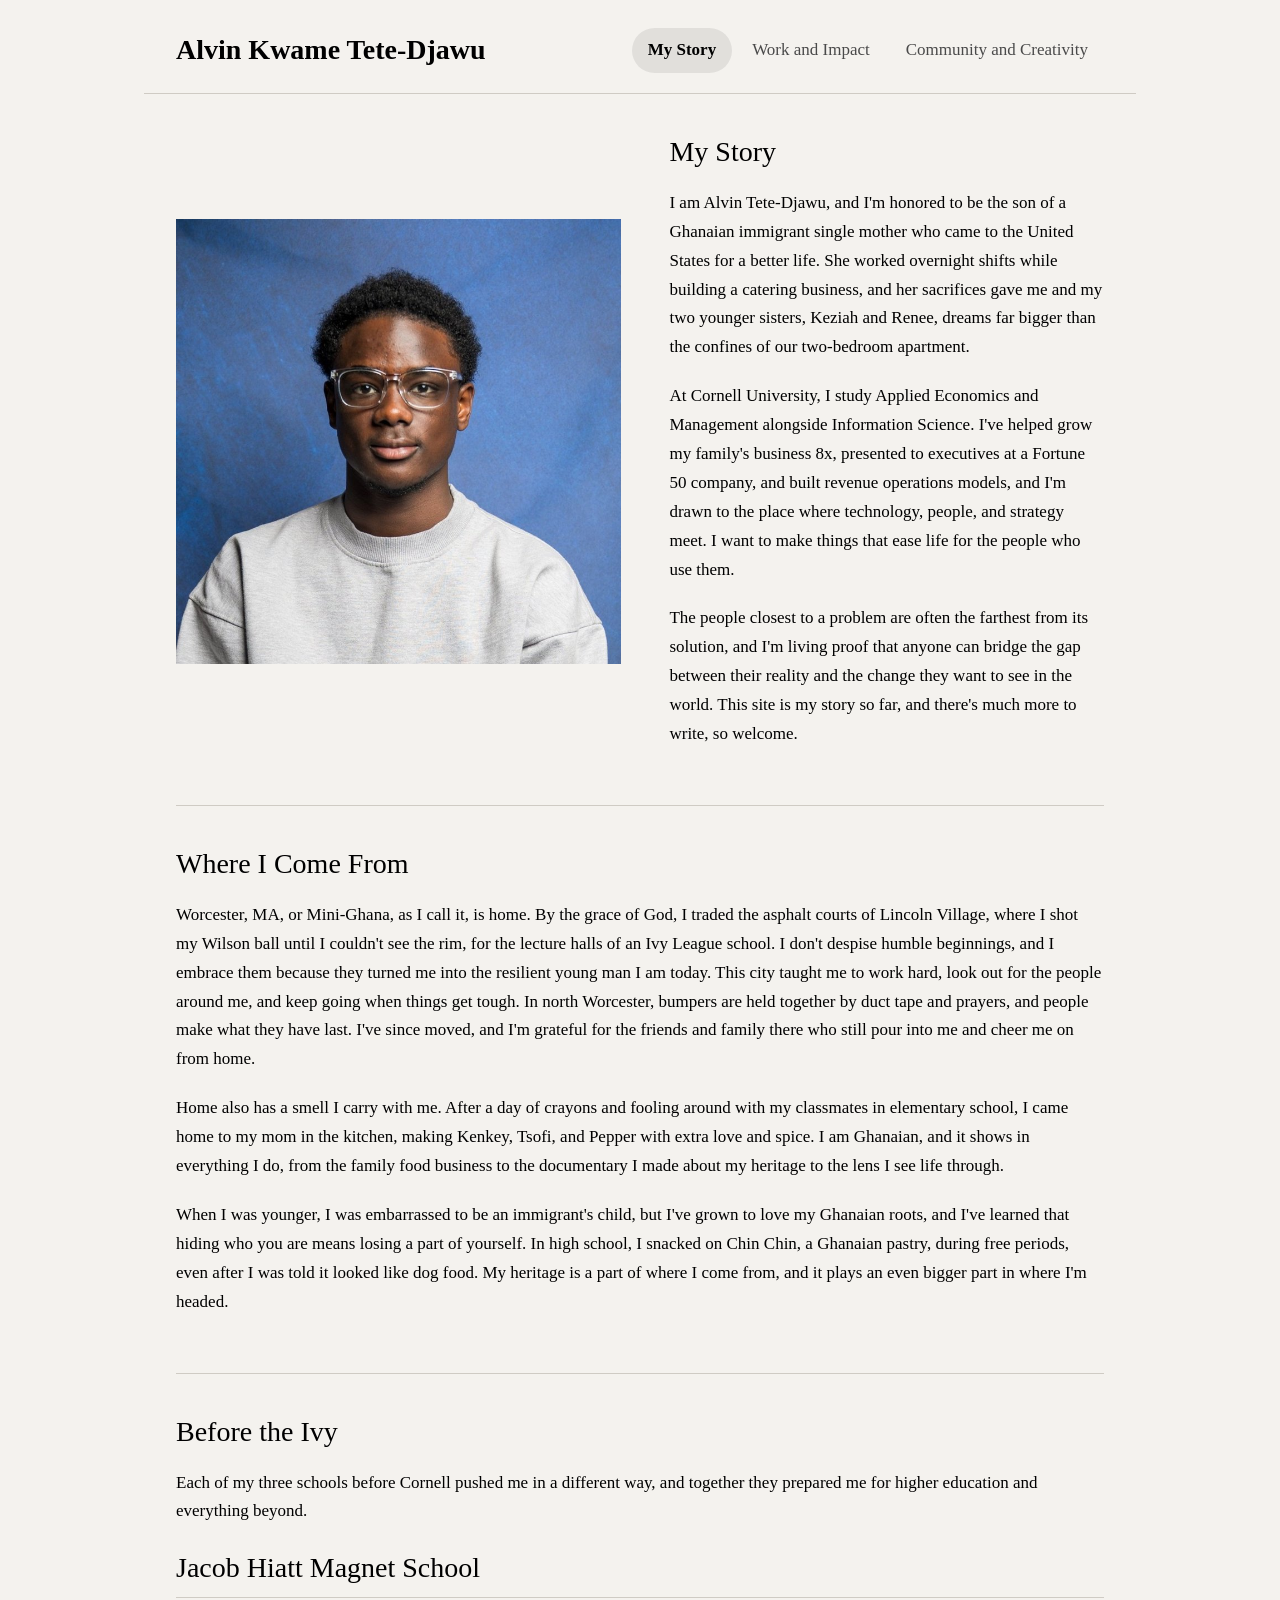
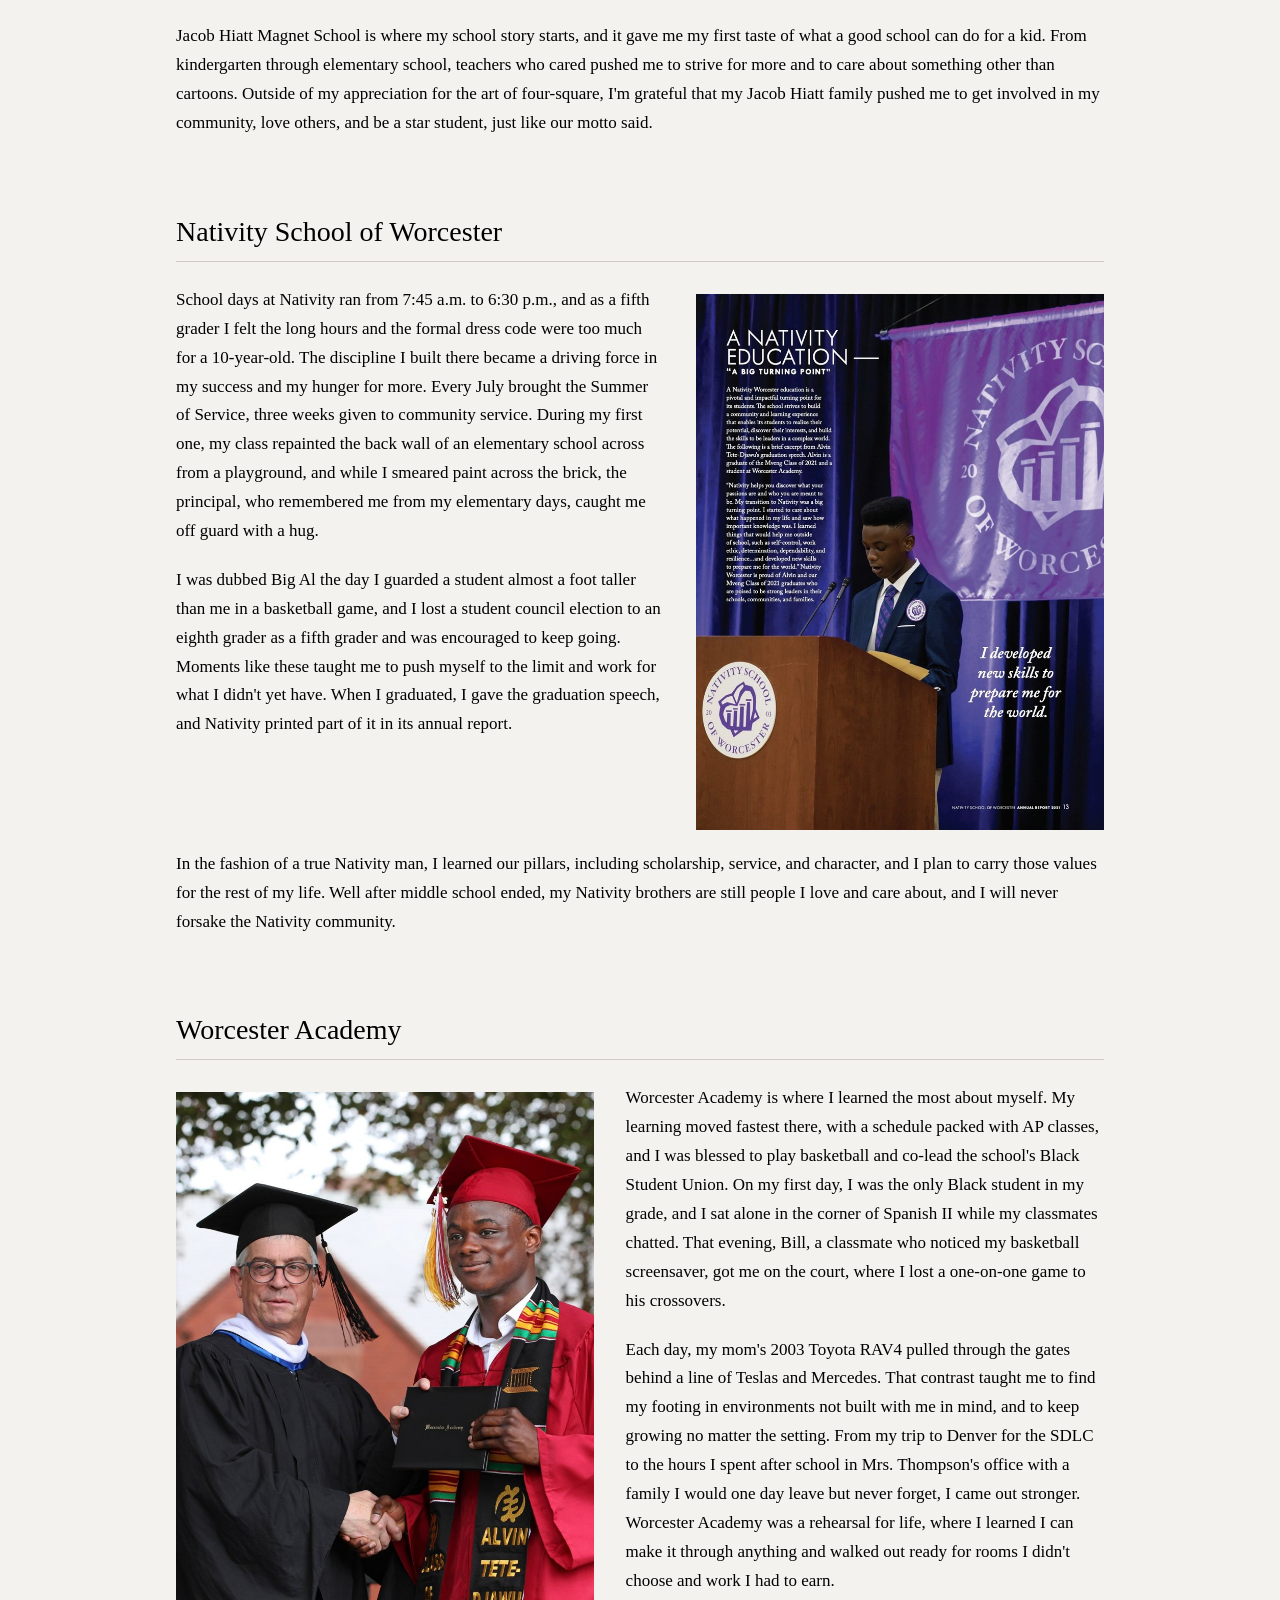
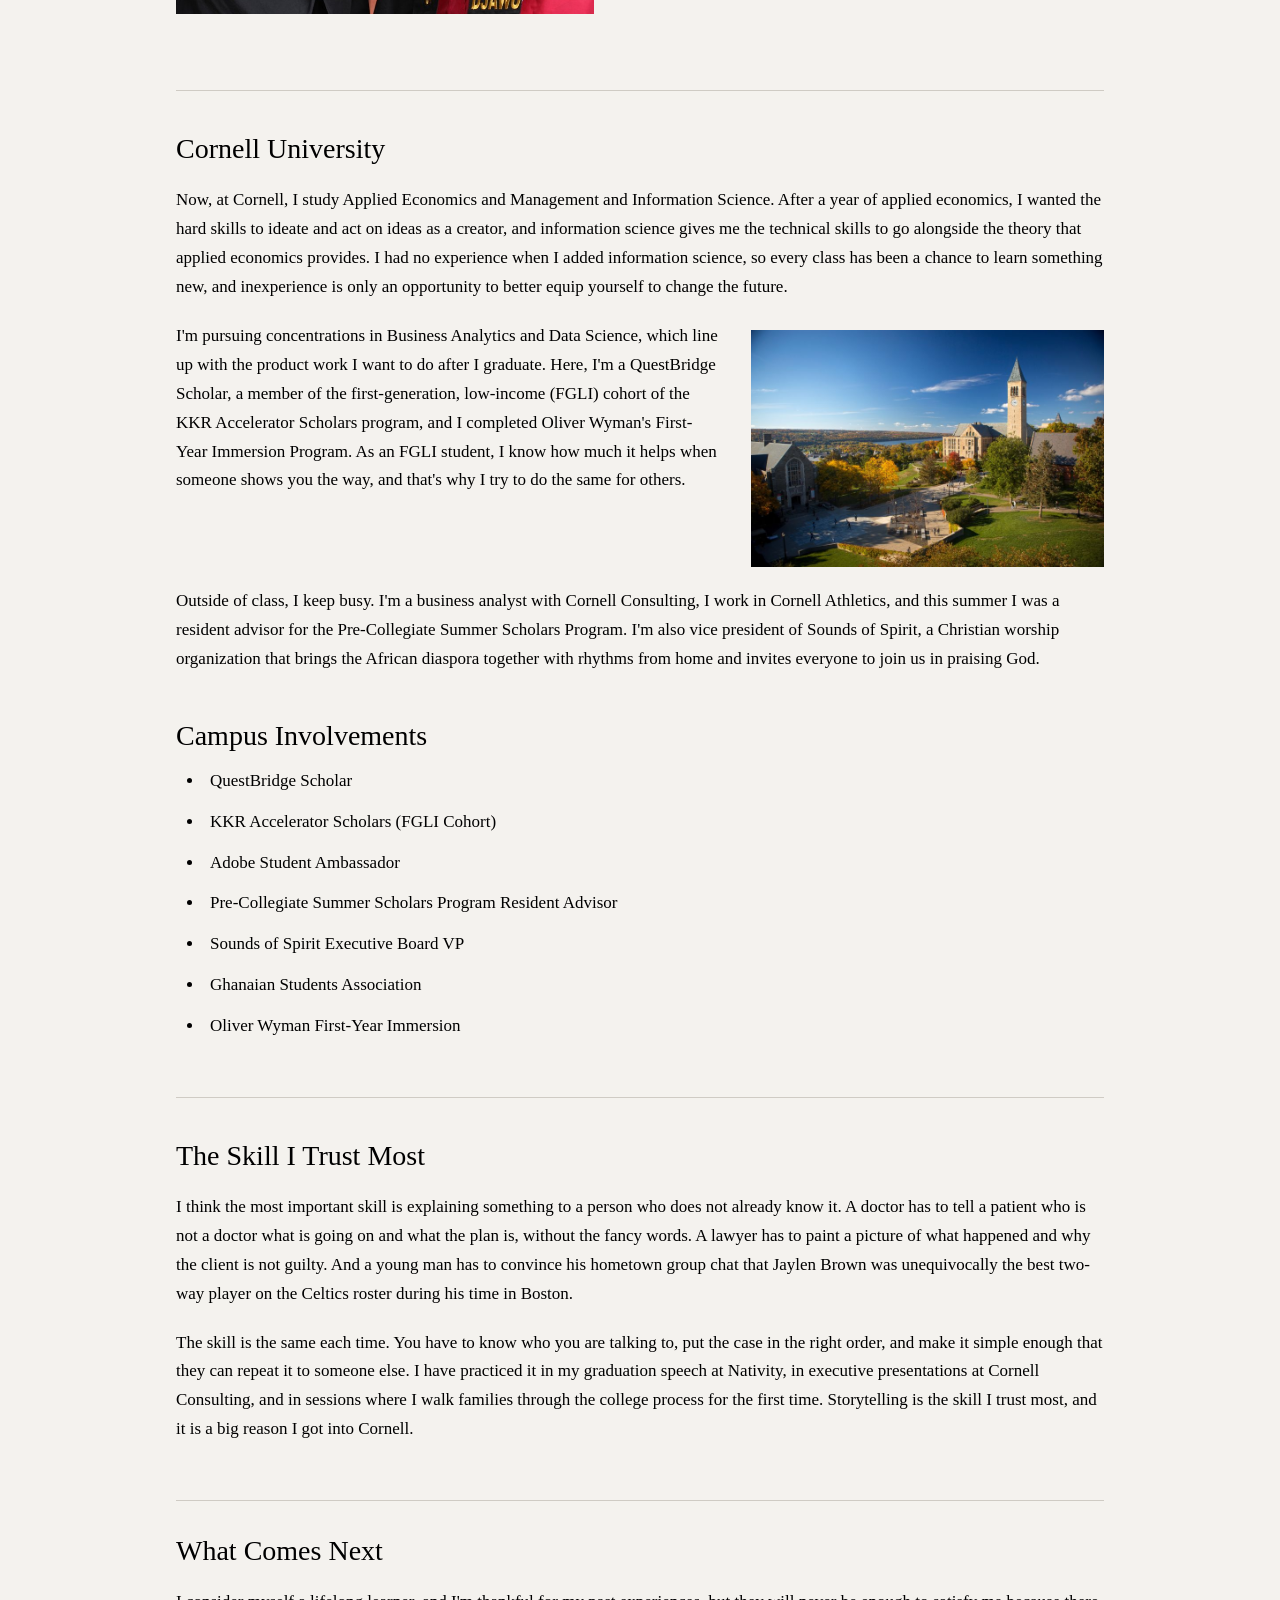
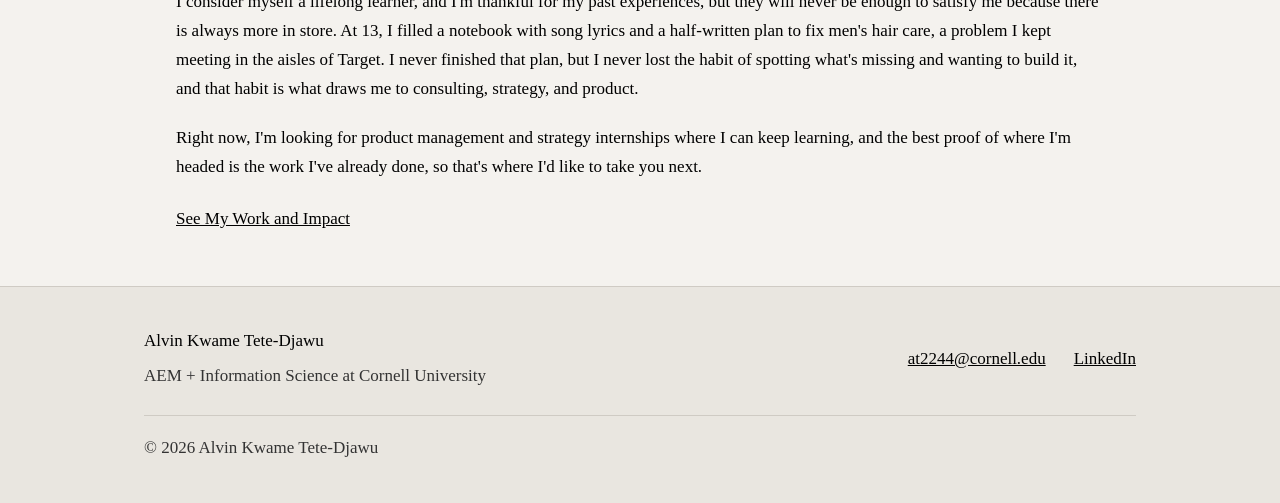
<file: index.html>
<!DOCTYPE html>
<html lang="en">

<head>
    <meta charset="UTF-8">
    <meta name="viewport" content="width=device-width, initial-scale=1">
    <title>My Story | Alvin Kwame Tete-Djawu</title>
    <link rel="stylesheet" type="text/css" href="styles/site.css">
</head>

<body>
    <header id="site-header" class="site-header">
        <p id="site-title" class="site-title">Alvin Kwame <span class="name-break">Tete-Djawu</span></p>
        <button id="hamburger-button" class="menu-button" type="button" aria-label="Open menu">☰</button>
        <button id="close-menu-button" class="menu-button hidden" type="button" aria-label="Close menu">✕</button>
        <nav id="site-nav" class="site-nav site-navigation hidden">
            <menu class="navigation-links">
                <li><a class="current-page" href="index.html">My Story</a></li>
                <li><a href="work.html">Work and Impact</a></li>
                <li><a href="community.html">Community and Creativity</a></li>
            </menu>
        </nav>
    </header>

    <main class="page-content">
        <section class="hero">
            <picture class="hero-picture">
                <source media="(min-width: 900px)" srcset="images/headshot.jpg">
                <img src="images/headshot.jpg" alt="Alvin headshot">
            </picture>
            <div class="hero-text">
                <h1>My Story</h1>
                <p>I am Alvin Tete-Djawu, and I'm honored to be the son of a Ghanaian immigrant single mother who came to the United States for a better life. She worked overnight shifts while building a catering business, and her sacrifices gave me and my two younger sisters, Keziah and Renee, dreams far bigger than the confines of our two-bedroom apartment.</p>
                <p>At Cornell University, I study Applied Economics and Management alongside Information Science. I've helped grow my family's business 8x, presented to executives at a Fortune 50 company, and built revenue operations models, and I'm drawn to the place where technology, people, and strategy meet. I want to make things that ease life for the people who use them.</p>
                <p>The people closest to a problem are often the farthest from its solution, and I'm living proof that anyone can bridge the gap between their reality and the change they want to see in the world. This site is my story so far, and there's much more to write, so welcome.</p>
            </div>
        </section>

        <section class="story-section">
            <h2>Where I Come From</h2>
            <p>Worcester, MA, or Mini-Ghana, as I call it, is home. By the grace of God, I traded the asphalt courts of Lincoln Village, where I shot my Wilson ball until I couldn't see the rim, for the lecture halls of an Ivy League school. I don't despise humble beginnings, and I embrace them because they turned me into the resilient young man I am today. This city taught me to work hard, look out for the people around me, and keep going when things get tough. In north Worcester, bumpers are held together by duct tape and prayers, and people make what they have last. I've since moved, and I'm grateful for the friends and family there who still pour into me and cheer me on from home.</p>
            <p>Home also has a smell I carry with me. After a day of crayons and fooling around with my classmates in elementary school, I came home to my mom in the kitchen, making Kenkey, Tsofi, and Pepper with extra love and spice. I am Ghanaian, and it shows in everything I do, from the family food business to the documentary I made about my heritage to the lens I see life through.</p>
            <p>When I was younger, I was embarrassed to be an immigrant's child, but I've grown to love my Ghanaian roots, and I've learned that hiding who you are means losing a part of yourself. In high school, I snacked on Chin Chin, a Ghanaian pastry, during free periods, even after I was told it looked like dog food. My heritage is a part of where I come from, and it plays an even bigger part in where I'm headed.</p>
        </section>

        <section class="education-section">
            <h2>Before the Ivy</h2>
            <p>Each of my three schools before Cornell pushed me in a different way, and together they prepared me for higher education and everything beyond.</p>
            <div class="entry-list">
                <section class="entry">
                    <h3>Jacob Hiatt Magnet School</h3>
                    <p>Jacob Hiatt Magnet School is where my school story starts, and it gave me my first taste of what a good school can do for a kid. From kindergarten through elementary school, teachers who cared pushed me to strive for more and to care about something other than cartoons. Outside of my appreciation for the art of four-square, I'm grateful that my Jacob Hiatt family pushed me to get involved in my community, love others, and be a star student, just like our motto said.</p>
                </section>

                <section class="entry">
                    <h3>Nativity School of Worcester</h3>
                    <div class="pair pair-right">
                        <figure class="photo photo-nativity">
                            <picture>
                                <img src="images/nativity-speech.jpg" alt="My graduation speech in the Nativity annual report">
                            </picture>
        </figure>
                        <div class="pair-text">
                            <p>School days at Nativity ran from 7:45 a.m. to 6:30 p.m., and as a fifth grader I felt the long hours and the formal dress code were too much for a 10-year-old. The discipline I built there became a driving force in my success and my hunger for more. Every July brought the Summer of Service, three weeks given to community service. During my first one, my class repainted the back wall of an elementary school across from a playground, and while I smeared paint across the brick, the principal, who remembered me from my elementary days, caught me off guard with a hug.</p>
                            <p>I was dubbed Big Al the day I guarded a student almost a foot taller than me in a basketball game, and I lost a student council election to an eighth grader as a fifth grader and was encouraged to keep going. Moments like these taught me to push myself to the limit and work for what I didn't yet have. When I graduated, I gave the graduation speech, and Nativity printed part of it in its annual report.</p>
                        </div>
                    </div>
                    <p>In the fashion of a true Nativity man, I learned our pillars, including scholarship, service, and character, and I plan to carry those values for the rest of my life. Well after middle school ended, my Nativity brothers are still people I love and care about, and I will never forsake the Nativity community.</p>
                </section>

                <section class="entry">
                    <h3>Worcester Academy</h3>
                    <div class="pair pair-left">
                        <figure class="photo photo-handshake">
                            <picture>
                                <img src="images/gradhandshake.jpg" alt="Alvin shaking hands at graduation">
                            </picture>
        </figure>
                        <div class="pair-text">
                            <p>Worcester Academy is where I learned the most about myself. My learning moved fastest there, with a schedule packed with AP classes, and I was blessed to play basketball and co-lead the school's Black Student Union. On my first day, I was the only Black student in my grade, and I sat alone in the corner of Spanish II while my classmates chatted. That evening, Bill, a classmate who noticed my basketball screensaver, got me on the court, where I lost a one-on-one game to his crossovers.</p>
                            <p>Each day, my mom's 2003 Toyota RAV4 pulled through the gates behind a line of Teslas and Mercedes. That contrast taught me to find my footing in environments not built with me in mind, and to keep growing no matter the setting. From my trip to Denver for the SDLC to the hours I spent after school in Mrs. Thompson's office with a family I would one day leave but never forget, I came out stronger. Worcester Academy was a rehearsal for life, where I learned I can make it through anything and walked out ready for rooms I didn't choose and work I had to earn.</p>
                        </div>
                    </div>
                </section>
            </div>
        </section>

        <section class="cornell-section">
            <h2>Cornell University</h2>
            <div class="story">
                <p>Now, at Cornell, I study Applied Economics and Management and Information Science. After a year of applied economics, I wanted the hard skills to ideate and act on ideas as a creator, and information science gives me the technical skills to go alongside the theory that applied economics provides. I had no experience when I added information science, so every class has been a chance to learn something new, and inexperience is only an opportunity to better equip yourself to change the future.</p>
                <div class="pair pair-right">
                    <figure class="photo photo-cornell">
                        <picture>
                            <img src="images/cornell.jpeg" alt="Cornell University clock tower">
                        </picture>
                    </figure>
                    <div class="pair-text">
                        <p>I'm pursuing concentrations in Business Analytics and Data Science, which line up with the product work I want to do after I graduate. Here, I'm a QuestBridge Scholar, a member of the first-generation, low-income (FGLI) cohort of the KKR Accelerator Scholars program, and I completed Oliver Wyman's First-Year Immersion Program. As an FGLI student, I know how much it helps when someone shows you the way, and that's why I try to do the same for others.</p>
                    </div>
                </div>
                <p>Outside of class, I keep busy. I'm a business analyst with Cornell Consulting, I work in Cornell Athletics, and this summer I was a resident advisor for the Pre-Collegiate Summer Scholars Program. I'm also vice president of Sounds of Spirit, a Christian worship organization that brings the African diaspora together with rhythms from home and invites everyone to join us in praising God.</p>
            </div>
            <h3 class="involvement-heading">Campus Involvements</h3>
            <ul class="involvement-list">
                <li>QuestBridge Scholar</li>
                <li>KKR Accelerator Scholars (FGLI Cohort)</li>
                <li>Adobe Student Ambassador</li>
                <li>Pre-Collegiate Summer Scholars Program Resident Advisor</li>
                <li>Sounds of Spirit Executive Board VP</li>
                <li>Ghanaian Students Association</li>
                <li>Oliver Wyman First-Year Immersion</li>
            </ul>
        </section>

        <section class="communication-section">
            <h2>The Skill I Trust Most</h2>
            <p>I think the most important skill is explaining something to a person who does not already know it. A doctor has to tell a patient who is not a doctor what is going on and what the plan is, without the fancy words. A lawyer has to paint a picture of what happened and why the client is not guilty. And a young man has to convince his hometown group chat that Jaylen Brown was unequivocally the best two-way player on the Celtics roster during his time in Boston.</p>
            <p>The skill is the same each time. You have to know who you are talking to, put the case in the right order, and make it simple enough that they can repeat it to someone else. I have practiced it in my graduation speech at Nativity, in executive presentations at Cornell Consulting, and in sessions where I walk families through the college process for the first time. Storytelling is the skill I trust most, and it is a big reason I got into Cornell.</p>
        </section>

        <section class="closing-section">
            <h2>What Comes Next</h2>
            <p>I consider myself a lifelong learner, and I'm thankful for my past experiences, but they will never be enough to satisfy me because there is always more in store. At 13, I filled a notebook with song lyrics and a half-written plan to fix men's hair care, a problem I kept meeting in the aisles of Target. I never finished that plan, but I never lost the habit of spotting what's missing and wanting to build it, and that habit is what draws me to consulting, strategy, and product.</p>
            <p>Right now, I'm looking for product management and strategy internships where I can keep learning, and the best proof of where I'm headed is the work I've already done, so that's where I'd like to take you next.</p>
            <a class="text-link" href="work.html">See My Work and Impact</a>
        </section>
    </main>

    <footer class="site-footer">
        <section class="footer-content">
            <section class="footer-name">
                <p class="footer-heading">Alvin Kwame Tete-Djawu</p>
                <p class="footer-text">AEM + Information Science at Cornell University</p>
            </section>
            <section class="footer-links">
                <a href="mailto:at2244@cornell.edu">at2244@cornell.edu</a>
                <a href="https://www.linkedin.com/in/alvinktd/">LinkedIn</a>
            </section>
        </section>
        <p class="copyright">&copy; 2026 Alvin Kwame Tete-Djawu</p>
    </footer>
    <script src="scripts/jquery-4.0.0.min.js"></script>
    <script src="scripts/site.js"></script>
</body>

</html>
</file>
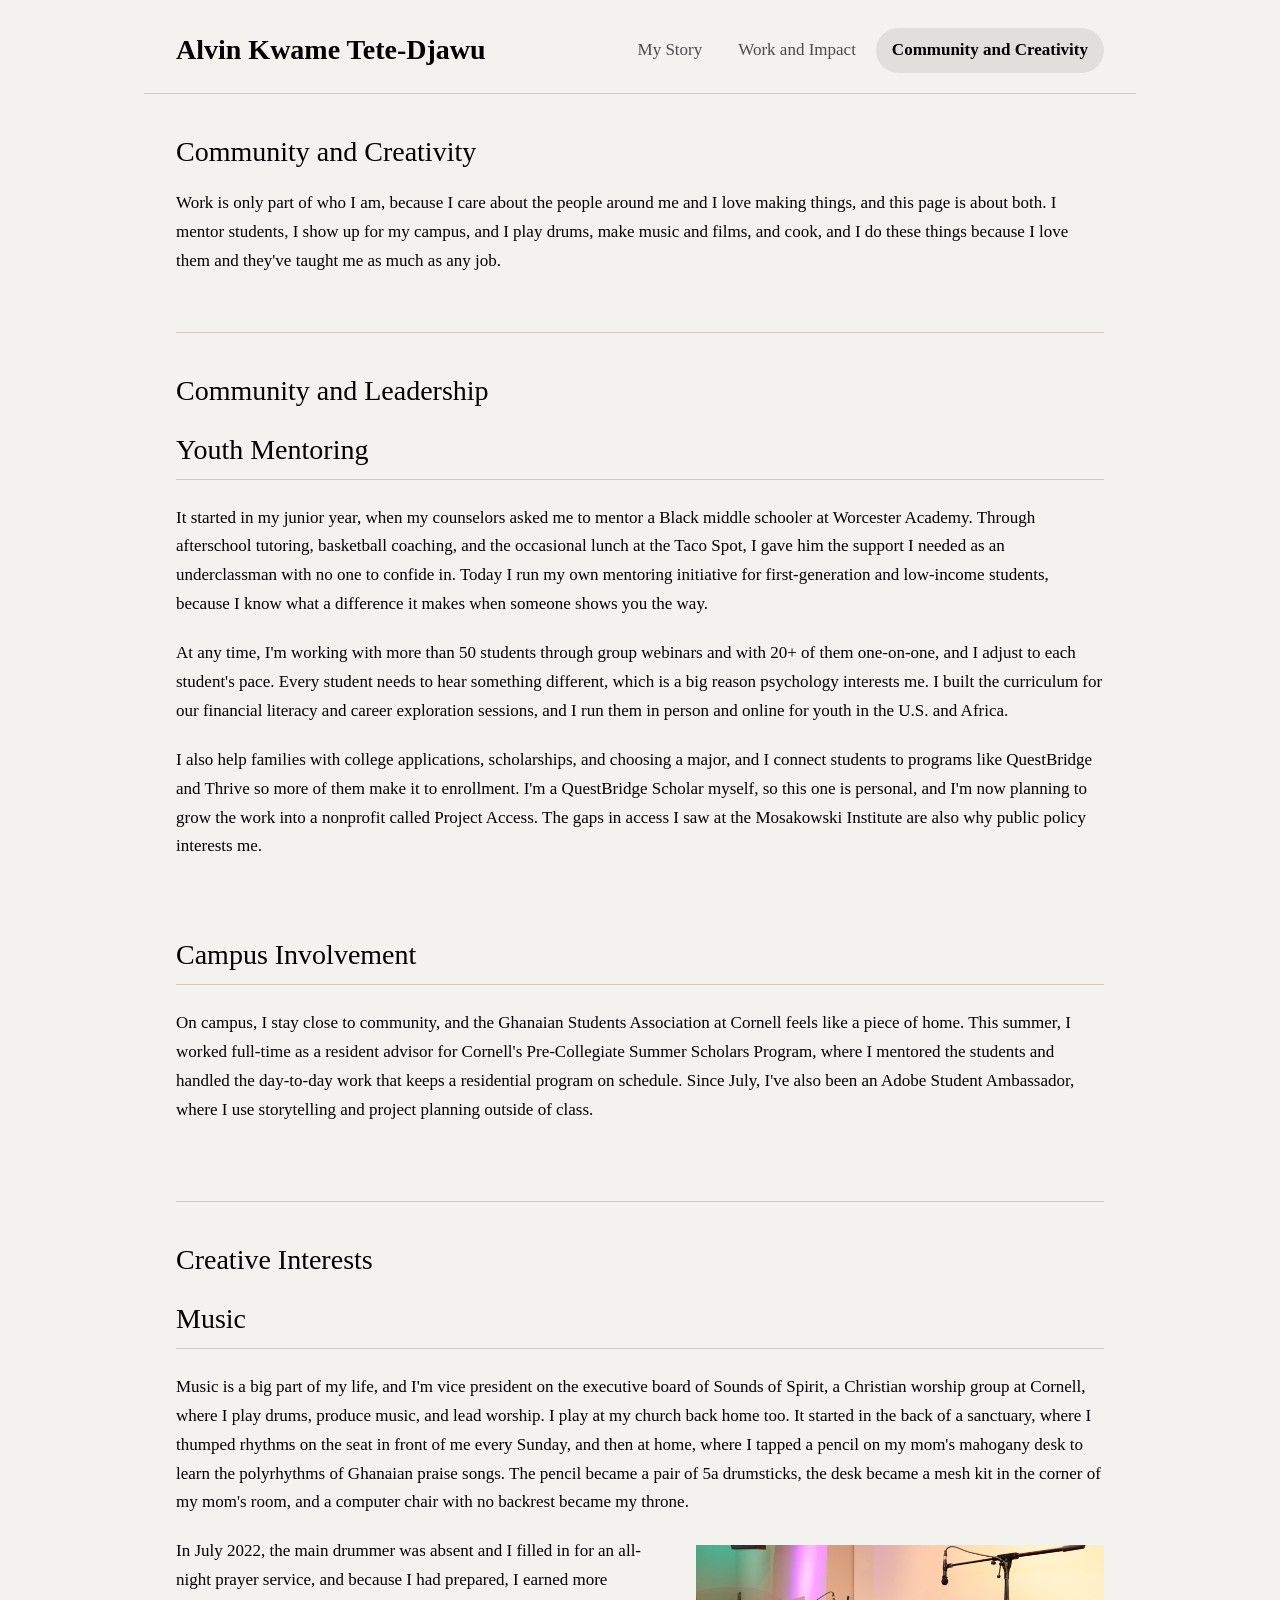
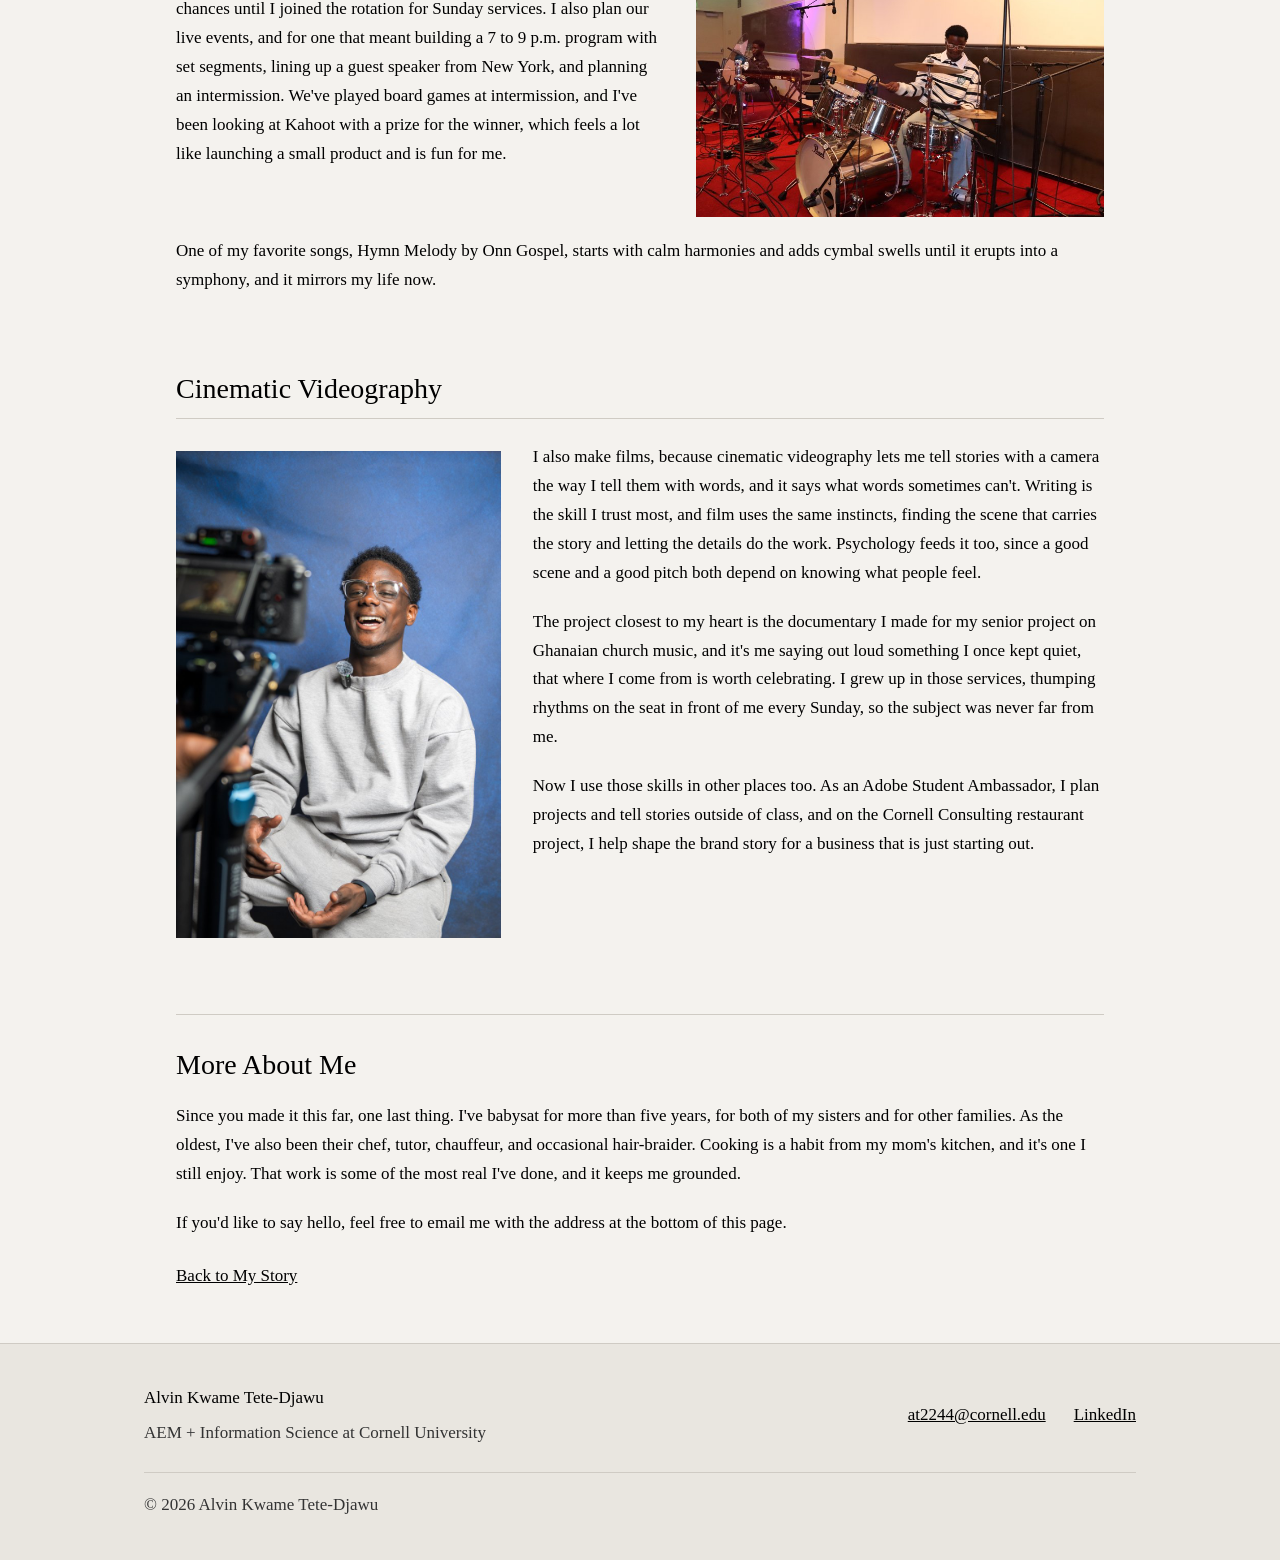
<file: community.html>
<!DOCTYPE html>
<html lang="en">

<head>
    <meta charset="UTF-8">
    <meta name="viewport" content="width=device-width, initial-scale=1">
    <title>Community and Creativity | Alvin Kwame Tete-Djawu</title>
    <link rel="stylesheet" type="text/css" href="styles/site.css">
</head>

<body>
    <header id="site-header" class="site-header">
        <p id="site-title" class="site-title">Alvin Kwame <span class="name-break">Tete-Djawu</span></p>
        <button id="hamburger-button" class="menu-button" type="button" aria-label="Open menu">☰</button>
        <button id="close-menu-button" class="menu-button hidden" type="button" aria-label="Close menu">✕</button>
        <nav id="site-nav" class="site-nav site-navigation hidden">
            <menu class="navigation-links">
                <li><a href="index.html">My Story</a></li>
                <li><a href="work.html">Work and Impact</a></li>
                <li><a class="current-page" href="community.html">Community and Creativity</a></li>
            </menu>
        </nav>
    </header>

    <main class="page-content">
        <section class="page-introduction">
            <h1>Community and Creativity</h1>
            <p>Work is only part of who I am, because I care about the people around me and I love making things, and this page is about both. I mentor students, I show up for my campus, and I play drums, make music and films, and cook, and I do these things because I love them and they've taught me as much as any job.</p>
        </section>

        <section class="community-section">
            <h2>Community and Leadership</h2>
            <div class="entry-list">
                <section class="entry">
                    <h3>Youth Mentoring</h3>
                    <p>It started in my junior year, when my counselors asked me to mentor a Black middle schooler at Worcester Academy. Through afterschool tutoring, basketball coaching, and the occasional lunch at the Taco Spot, I gave him the support I needed as an underclassman with no one to confide in. Today I run my own mentoring initiative for first-generation and low-income students, because I know what a difference it makes when someone shows you the way.</p>
                    <p>At any time, I'm working with more than 50 students through group webinars and with 20+ of them one-on-one, and I adjust to each student's pace. Every student needs to hear something different, which is a big reason psychology interests me. I built the curriculum for our financial literacy and career exploration sessions, and I run them in person and online for youth in the U.S. and Africa.</p>
                    <p>I also help families with college applications, scholarships, and choosing a major, and I connect students to programs like QuestBridge and Thrive so more of them make it to enrollment. I'm a QuestBridge Scholar myself, so this one is personal, and I'm now planning to grow the work into a nonprofit called Project Access. The gaps in access I saw at the Mosakowski Institute are also why public policy interests me.</p>
                </section>

                <section class="entry">
                    <h3>Campus Involvement</h3>
                    <p>On campus, I stay close to community, and the Ghanaian Students Association at Cornell feels like a piece of home. This summer, I worked full-time as a resident advisor for Cornell's Pre-Collegiate Summer Scholars Program, where I mentored the students and handled the day-to-day work that keeps a residential program on schedule. Since July, I've also been an Adobe Student Ambassador, where I use storytelling and project planning outside of class.</p>
                </section>
            </div>
        </section>

        <section class="creativity-section">
            <h2>Creative Interests</h2>
            <div class="entry-list">
                <section class="entry">
                    <h3>Music</h3>
                    <p>Music is a big part of my life, and I'm vice president on the executive board of Sounds of Spirit, a Christian worship group at Cornell, where I play drums, produce music, and lead worship. I play at my church back home too. It started in the back of a sanctuary, where I thumped rhythms on the seat in front of me every Sunday, and then at home, where I tapped a pencil on my mom's mahogany desk to learn the polyrhythms of Ghanaian praise songs. The pencil became a pair of 5a drumsticks, the desk became a mesh kit in the corner of my mom's room, and a computer chair with no backrest became my throne.</p>
                    <div class="pair pair-right">
                        <figure class="photo photo-drums">
                            <picture>
                                <img src="images/drums.jpg" alt="Alvin drumming at a Sounds of Spirit worship night">
                            </picture>
        </figure>
                        <div class="pair-text">
                            <p>In July 2022, the main drummer was absent and I filled in for an all-night prayer service, and because I had prepared, I earned more chances until I joined the rotation for Sunday services. I also plan our live events, and for one that meant building a 7 to 9 p.m. program with set segments, lining up a guest speaker from New York, and planning an intermission. We've played board games at intermission, and I've been looking at Kahoot with a prize for the winner, which feels a lot like launching a small product and is fun for me.</p>
                        </div>
                    </div>
                    <p>One of my favorite songs, Hymn Melody by Onn Gospel, starts with calm harmonies and adds cymbal swells until it erupts into a symphony, and it mirrors my life now.</p>
                </section>

                <section class="entry">
                    <h3>Cinematic Videography</h3>
                    <div class="pair pair-left">
                        <figure class="photo photo-camera">
                            <picture>
                                <img src="images/camerasmile.jpeg" alt="Alvin laughing at a photoshoot">
                            </picture>
        </figure>
                        <div class="pair-text">
                            <p>I also make films, because cinematic videography lets me tell stories with a camera the way I tell them with words, and it says what words sometimes can't. Writing is the skill I trust most, and film uses the same instincts, finding the scene that carries the story and letting the details do the work. Psychology feeds it too, since a good scene and a good pitch both depend on knowing what people feel.</p>
                            <p>The project closest to my heart is the documentary I made for my senior project on Ghanaian church music, and it's me saying out loud something I once kept quiet, that where I come from is worth celebrating. I grew up in those services, thumping rhythms on the seat in front of me every Sunday, so the subject was never far from me.</p>
                            <p>Now I use those skills in other places too. As an Adobe Student Ambassador, I plan projects and tell stories outside of class, and on the Cornell Consulting restaurant project, I help shape the brand story for a business that is just starting out.</p>
                        </div>
                    </div>
                </section>
            </div>
        </section>

        <section class="closing-section">
            <h2>More About Me</h2>
            <p>Since you made it this far, one last thing. I've babysat for more than five years, for both of my sisters and for other families. As the oldest, I've also been their chef, tutor, chauffeur, and occasional hair-braider. Cooking is a habit from my mom's kitchen, and it's one I still enjoy. That work is some of the most real I've done, and it keeps me grounded.</p>
            <p>If you'd like to say hello, feel free to email me with the address at the bottom of this page.</p>
            <a class="text-link" href="index.html">Back to My Story</a>
        </section>
    </main>

    <footer class="site-footer">
        <section class="footer-content">
            <section class="footer-name">
                <p class="footer-heading">Alvin Kwame Tete-Djawu</p>
                <p class="footer-text">AEM + Information Science at Cornell University</p>
            </section>
            <section class="footer-links">
                <a href="mailto:at2244@cornell.edu">at2244@cornell.edu</a>
                <a href="https://www.linkedin.com/in/alvinktd/">LinkedIn</a>
            </section>
        </section>
        <p class="copyright">&copy; 2026 Alvin Kwame Tete-Djawu</p>
    </footer>
    <script src="scripts/jquery-4.0.0.min.js"></script>
    <script src="scripts/site.js"></script>
</body>

</html>
</file>
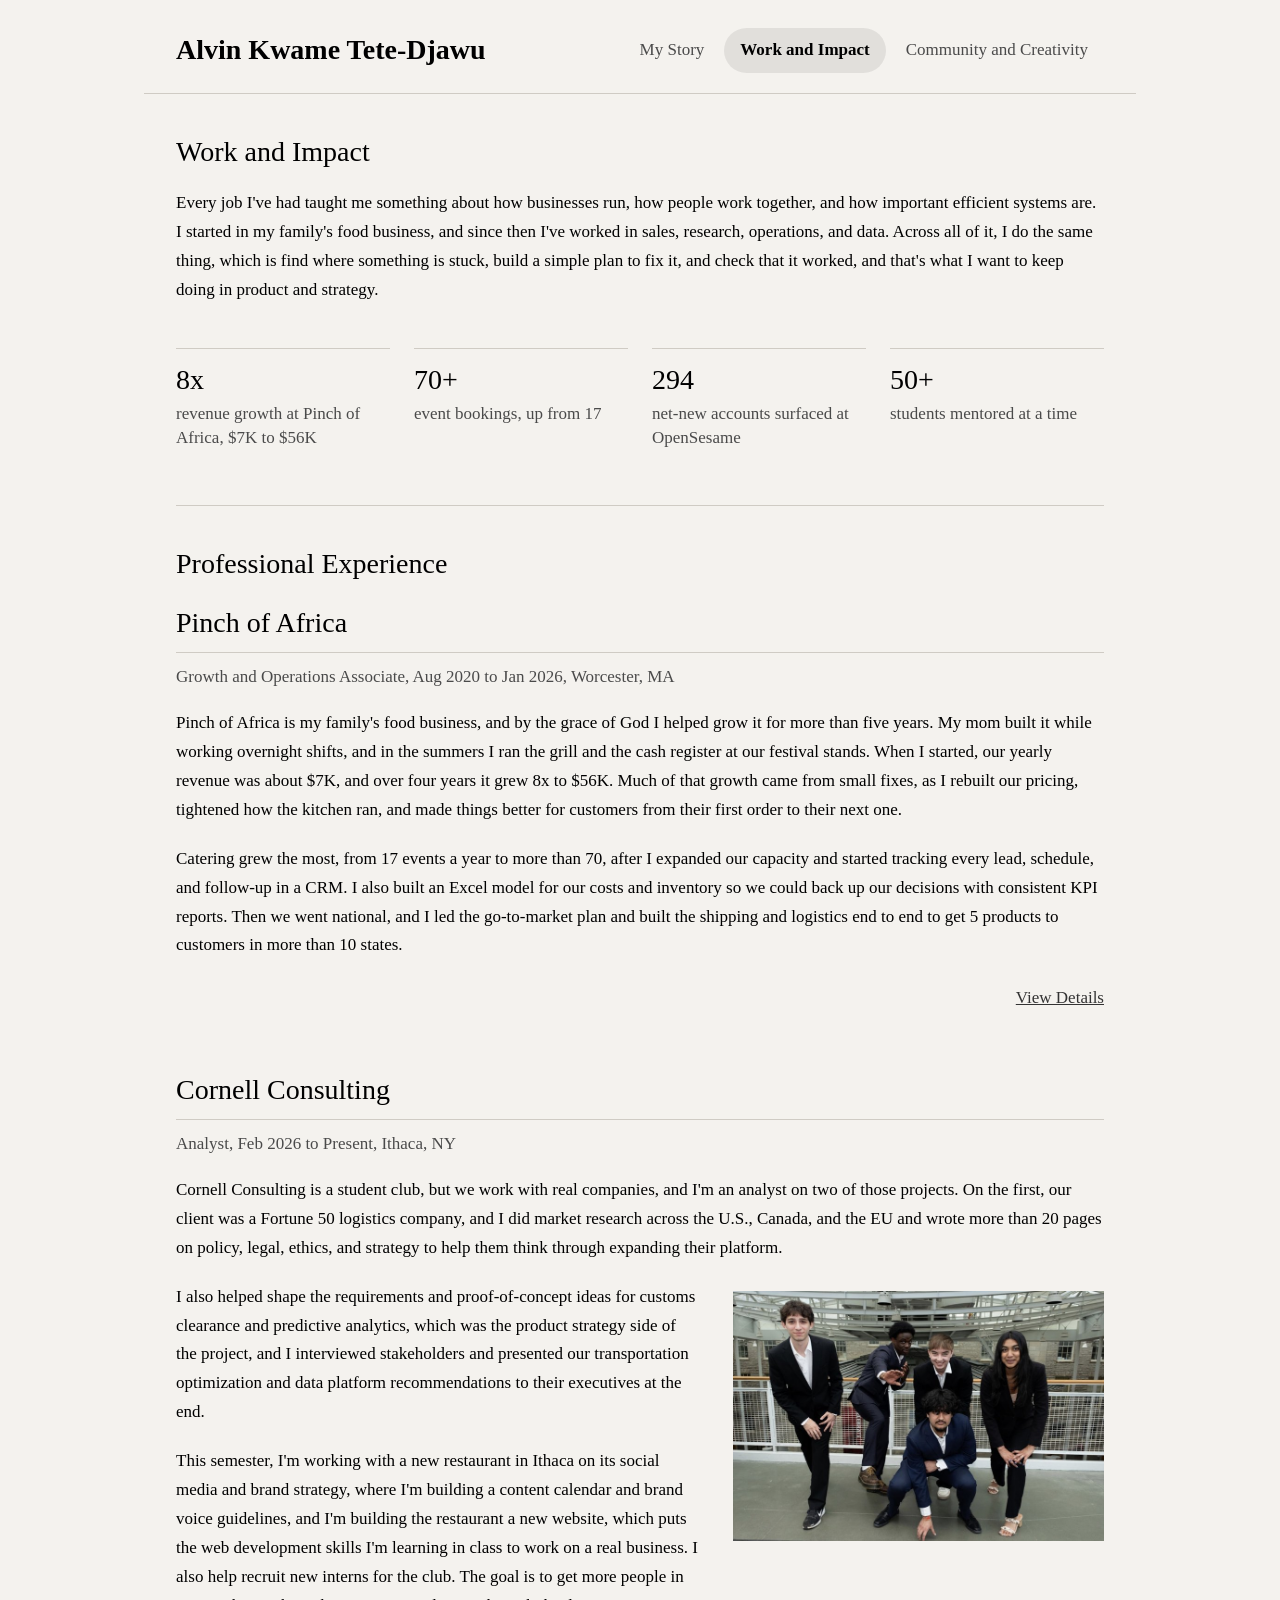
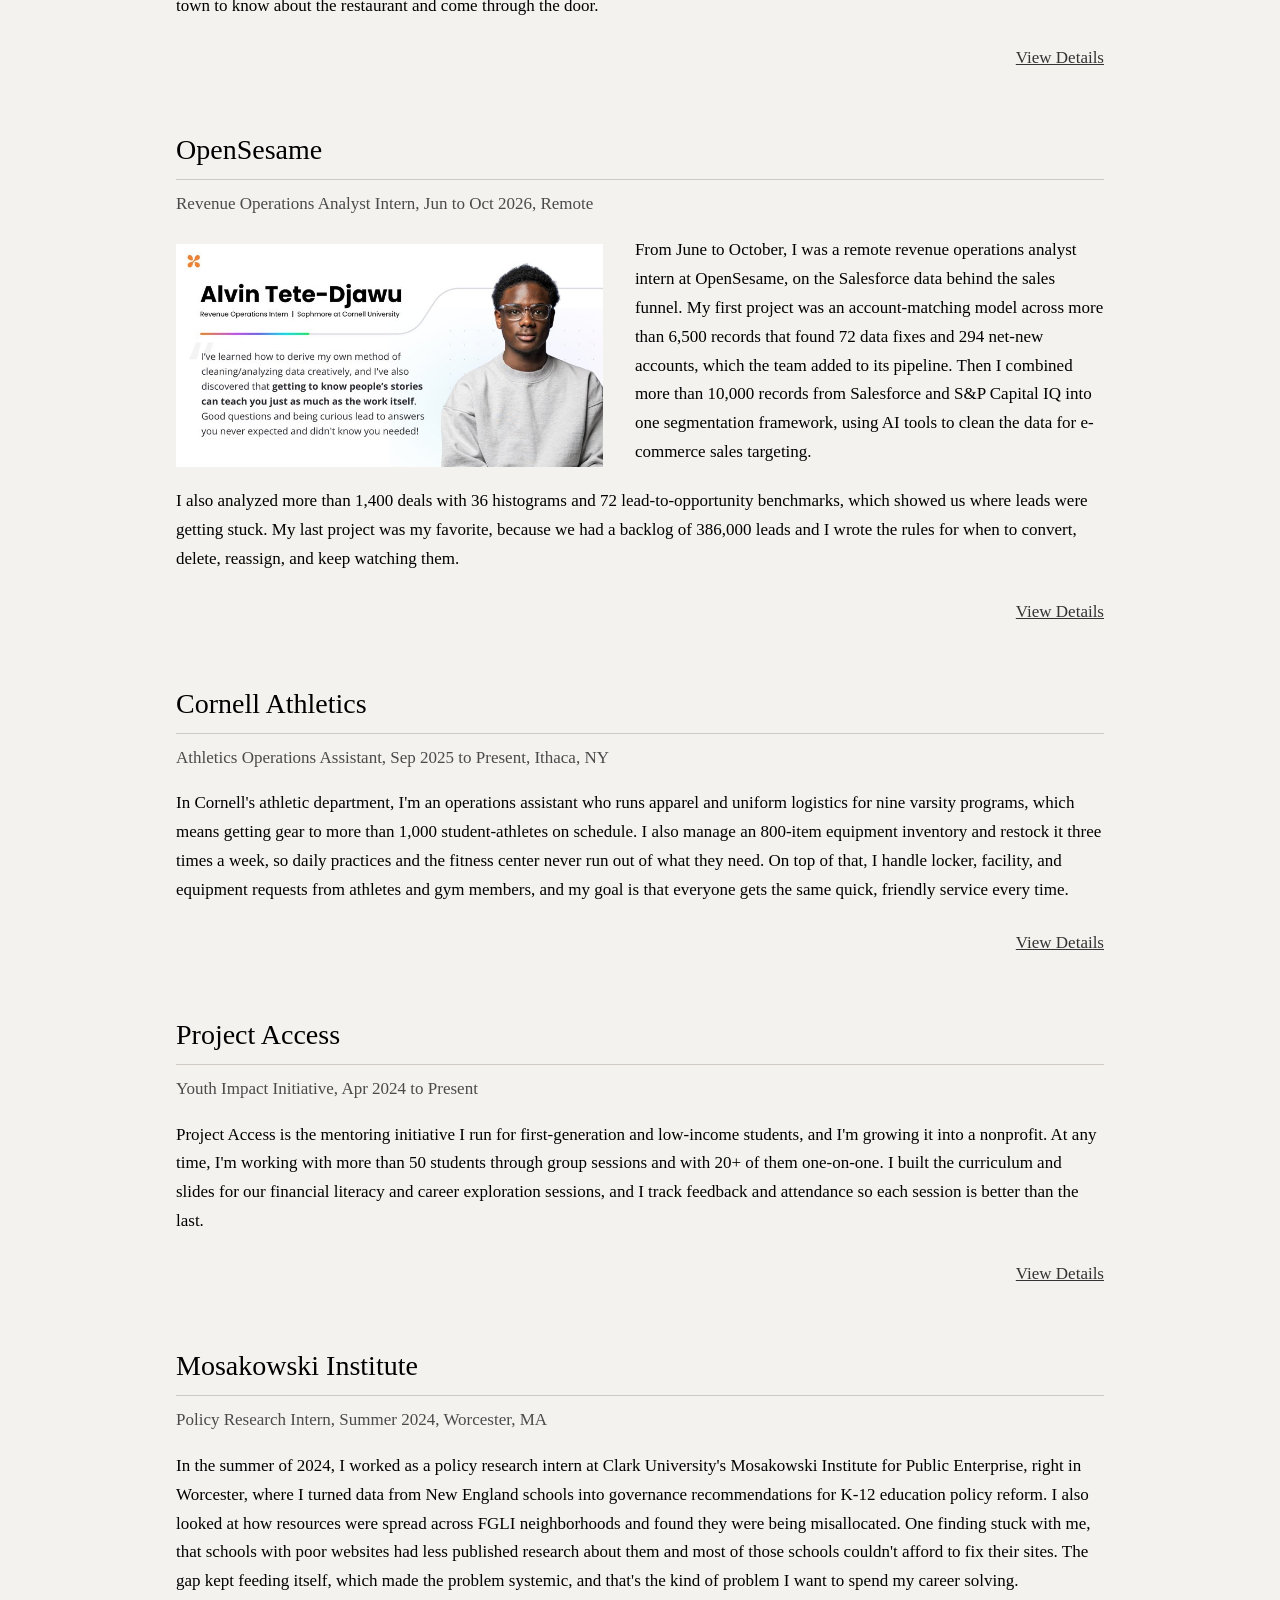
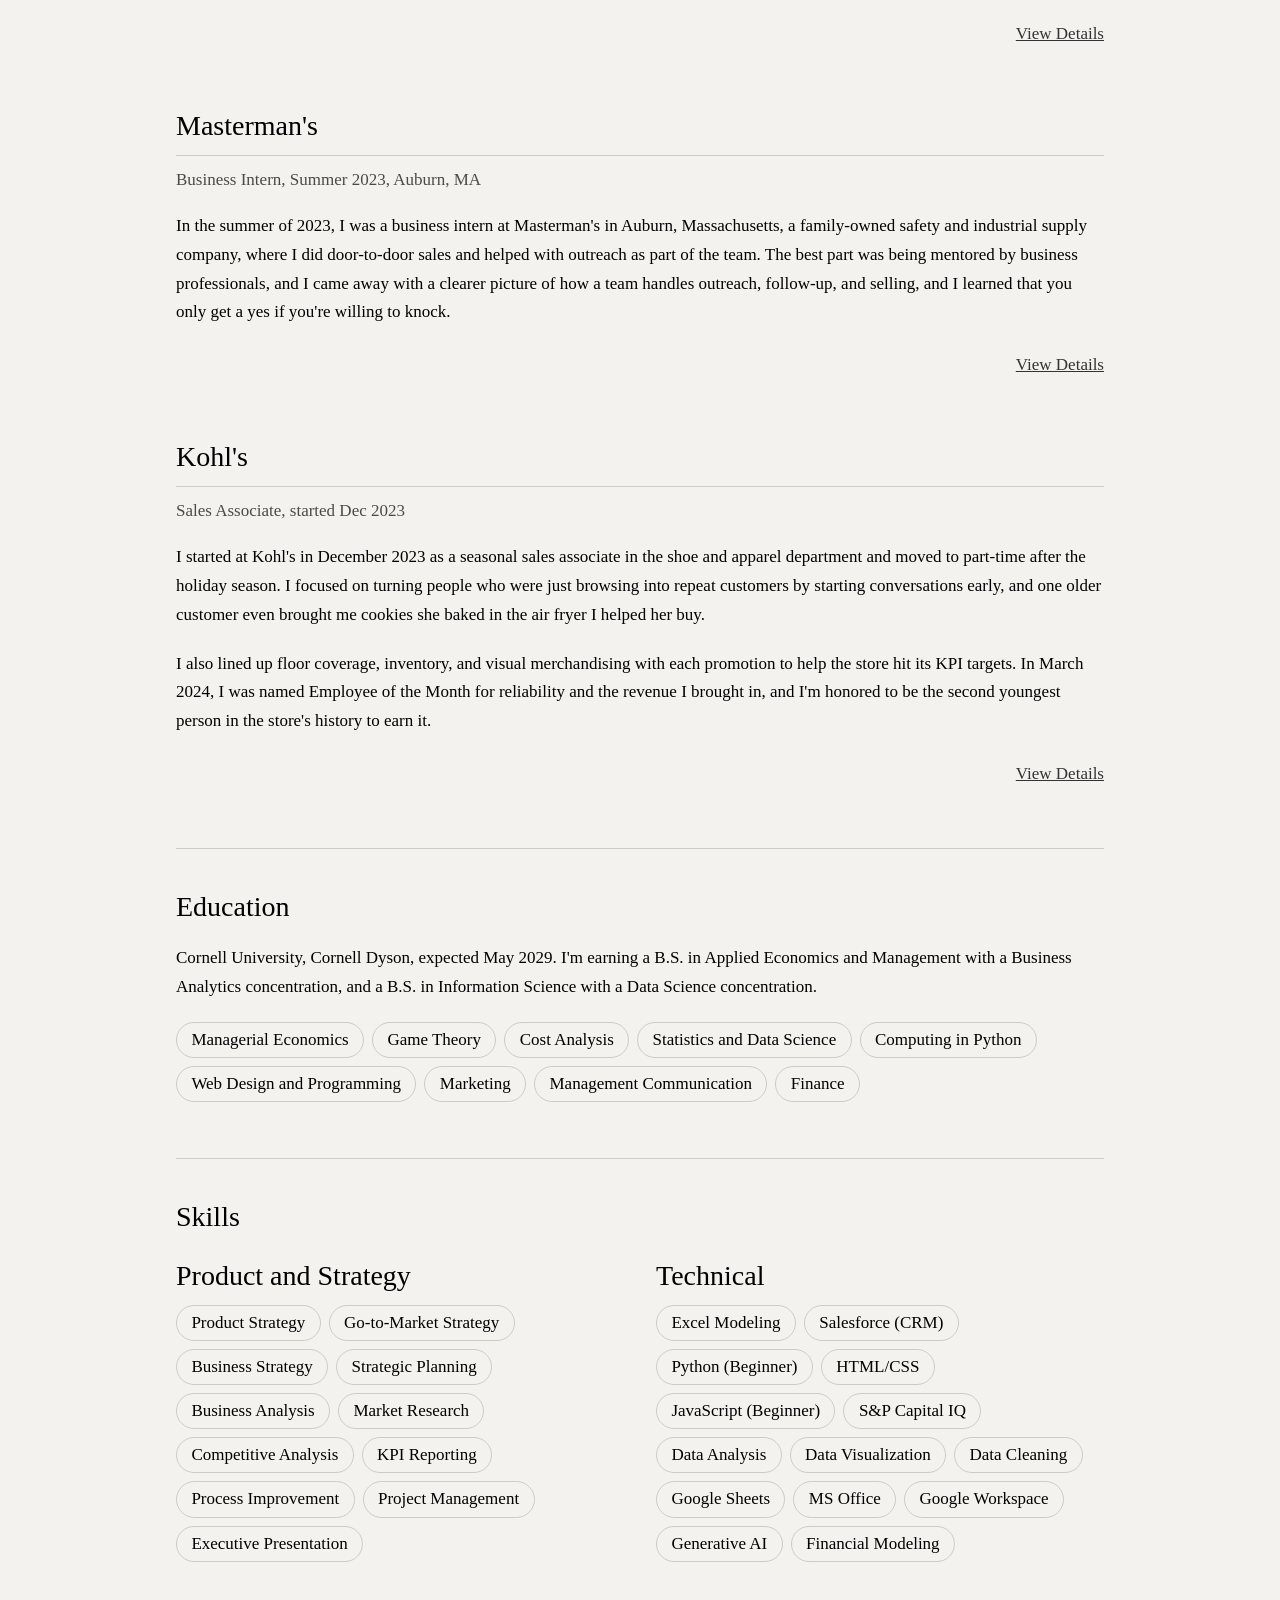
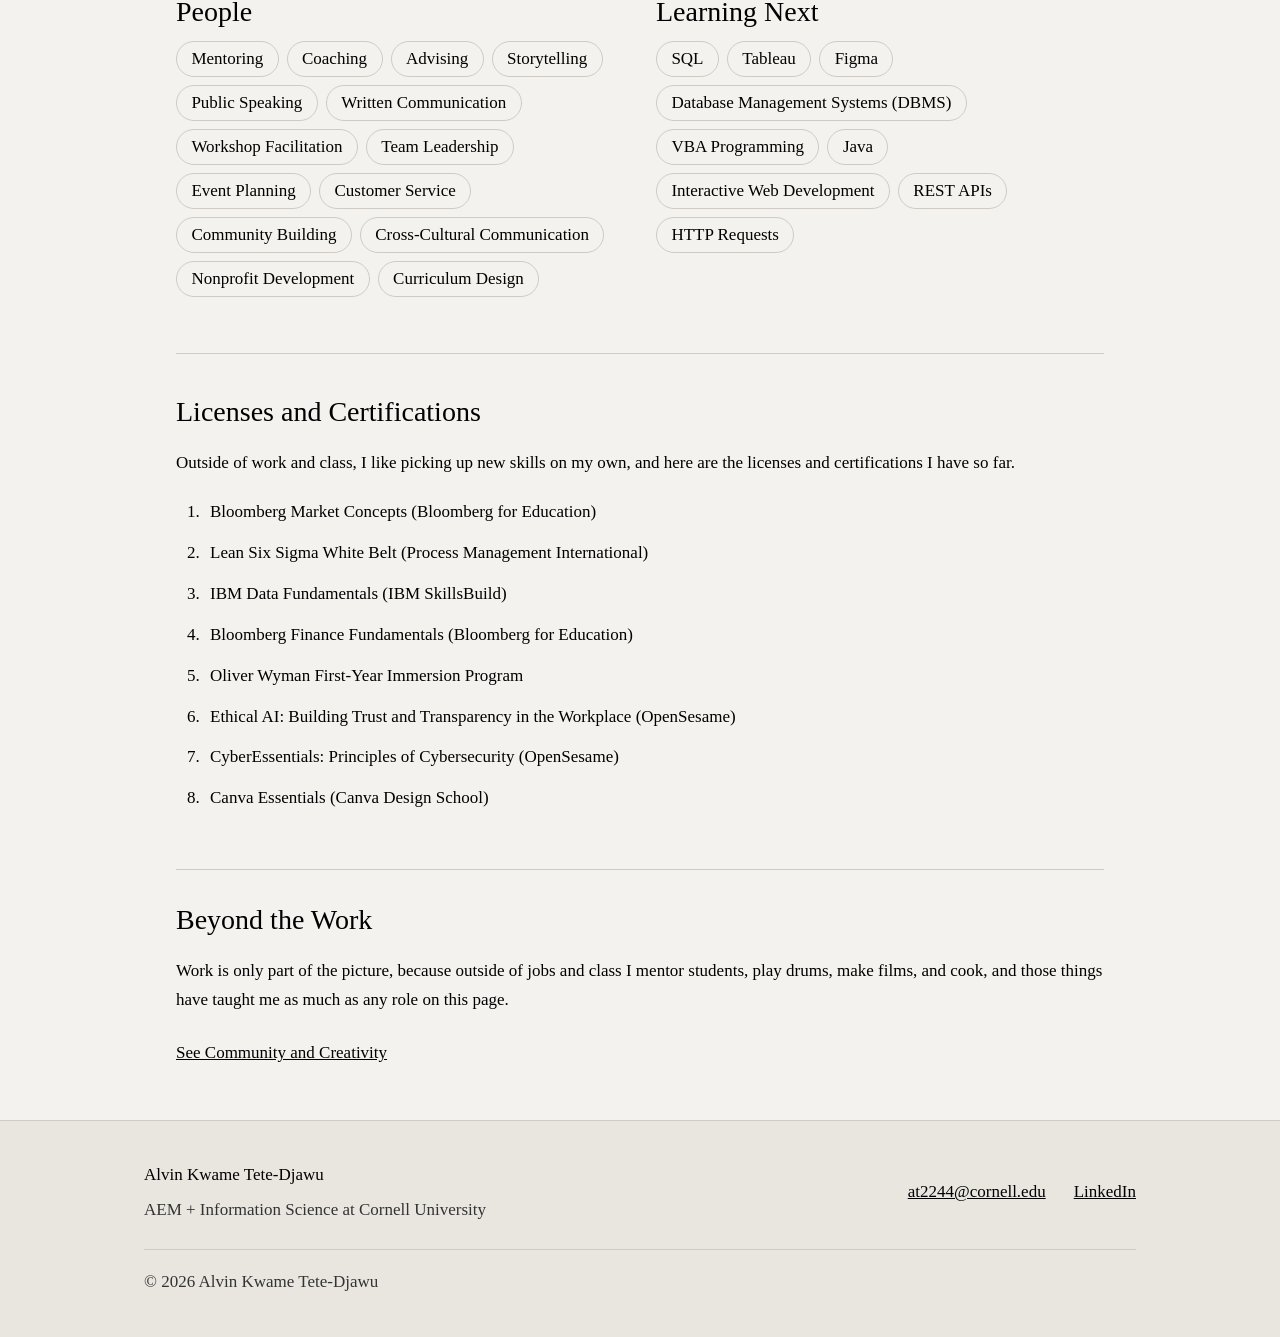
<file: work.html>
<!DOCTYPE html>
<html lang="en">

<head>
    <meta charset="UTF-8">
    <meta name="viewport" content="width=device-width, initial-scale=1">
    <title>Work and Impact | Alvin Kwame Tete-Djawu</title>
    <link rel="stylesheet" type="text/css" href="styles/site.css">
</head>

<body>
    <header id="site-header" class="site-header">
        <p id="site-title" class="site-title">Alvin Kwame <span class="name-break">Tete-Djawu</span></p>
        <button id="hamburger-button" class="menu-button" type="button" aria-label="Open menu">☰</button>
        <button id="close-menu-button" class="menu-button hidden" type="button" aria-label="Close menu">✕</button>
        <nav id="site-nav" class="site-nav site-navigation hidden">
            <menu class="navigation-links">
                <li><a href="index.html">My Story</a></li>
                <li><a class="current-page" href="work.html">Work and Impact</a></li>
                <li><a href="community.html">Community and Creativity</a></li>
            </menu>
        </nav>
    </header>

    <main class="page-content">
        <section class="page-introduction">
            <h1>Work and Impact</h1>
            <p>Every job I've had taught me something about how businesses run, how people work together, and how important efficient systems are. I started in my family's food business, and since then I've worked in sales, research, operations, and data. Across all of it, I do the same thing, which is find where something is stuck, build a simple plan to fix it, and check that it worked, and that's what I want to keep doing in product and strategy.</p>
        <ul class="stats">
        <li><span class="stat-number">8x</span><span class="stat-label">revenue growth at Pinch of Africa, $7K to $56K</span></li>
        <li><span class="stat-number">70+</span><span class="stat-label">event bookings, up from 17</span></li>
        <li><span class="stat-number">294</span><span class="stat-label">net-new accounts surfaced at OpenSesame</span></li>
        <li><span class="stat-number">50+</span><span class="stat-label">students mentored at a time</span></li>
        </ul>
        </section>

        <section class="experience-section">
            <h2>Professional Experience</h2>
            <div class="entry-list">
                <section class="entry">
                    <h3>Pinch of Africa</h3>
                    <p class="entry-meta">Growth and Operations Associate, Aug 2020 to Jan 2026, Worcester, MA</p>
                    <p>Pinch of Africa is my family's food business, and by the grace of God I helped grow it for more than five years. My mom built it while working overnight shifts, and in the summers I ran the grill and the cash register at our festival stands. When I started, our yearly revenue was about $7K, and over four years it grew 8x to $56K. Much of that growth came from small fixes, as I rebuilt our pricing, tightened how the kitchen ran, and made things better for customers from their first order to their next one.</p>
                    <p>Catering grew the most, from 17 events a year to more than 70, after I expanded our capacity and started tracking every lead, schedule, and follow-up in a CRM. I also built an Excel model for our costs and inventory so we could back up our decisions with consistent KPI reports. Then we went national, and I led the go-to-market plan and built the shipping and logistics end to end to get 5 products to customers in more than 10 states.</p>
                    <div class="entry-actions">
                        <button id="view-details-pinch" class="view-details-button" type="button">View Details</button>
                    </div>
                </section>

                <section class="entry">
                    <h3>Cornell Consulting</h3>
                    <p class="entry-meta">Analyst, Feb 2026 to Present, Ithaca, NY</p>
                    <p>Cornell Consulting is a student club, but we work with real companies, and I'm an analyst on two of those projects. On the first, our client was a Fortune 50 logistics company, and I did market research across the U.S., Canada, and the EU and wrote more than 20 pages on policy, legal, ethics, and strategy to help them think through expanding their platform.</p>
                    <div class="pair pair-right">
                        <figure class="photo photo-team">
                            <picture>
                                <img src="images/ccnme.jpg" alt="Cornell Consulting team">
                            </picture>
        </figure>
                        <div class="pair-text">
                            <p>I also helped shape the requirements and proof-of-concept ideas for customs clearance and predictive analytics, which was the product strategy side of the project, and I interviewed stakeholders and presented our transportation optimization and data platform recommendations to their executives at the end.</p>
                            <p>This semester, I'm working with a new restaurant in Ithaca on its social media and brand strategy, where I'm building a content calendar and brand voice guidelines, and I'm building the restaurant a new website, which puts the web development skills I'm learning in class to work on a real business. I also help recruit new interns for the club. The goal is to get more people in town to know about the restaurant and come through the door.</p>
                        </div>
                    </div>
                    <div class="entry-actions">
                        <button id="view-details-consulting" class="view-details-button" type="button">View Details</button>
                    </div>
                </section>

                <section class="entry">
                    <h3>OpenSesame</h3>
                    <p class="entry-meta">Revenue Operations Analyst Intern, Jun to Oct 2026, Remote</p>
                    <div class="pair pair-left">
                        <figure class="photo photo-spotlight">
                            <picture>
                                <img src="images/osinternshoutout.jpeg" alt="OpenSesame intern spotlight">
                            </picture>
        </figure>
                        <div class="pair-text">
                            <p>From June to October, I was a remote revenue operations analyst intern at OpenSesame, on the Salesforce data behind the sales funnel. My first project was an account-matching model across more than 6,500 records that found 72 data fixes and 294 net-new accounts, which the team added to its pipeline. Then I combined more than 10,000 records from Salesforce and S&amp;P Capital IQ into one segmentation framework, using AI tools to clean the data for e-commerce sales targeting.</p>
                        </div>
                    </div>
                    <p>I also analyzed more than 1,400 deals with 36 histograms and 72 lead-to-opportunity benchmarks, which showed us where leads were getting stuck. My last project was my favorite, because we had a backlog of 386,000 leads and I wrote the rules for when to convert, delete, reassign, and keep watching them.</p>
                    <div class="entry-actions">
                        <button id="view-details-opensesame" class="view-details-button" type="button">View Details</button>
                    </div>
                </section>

                <section class="entry">
                    <h3>Cornell Athletics</h3>
                    <p class="entry-meta">Athletics Operations Assistant, Sep 2025 to Present, Ithaca, NY</p>
                    <p>In Cornell's athletic department, I'm an operations assistant who runs apparel and uniform logistics for nine varsity programs, which means getting gear to more than 1,000 student-athletes on schedule. I also manage an 800-item equipment inventory and restock it three times a week, so daily practices and the fitness center never run out of what they need. On top of that, I handle locker, facility, and equipment requests from athletes and gym members, and my goal is that everyone gets the same quick, friendly service every time.</p>
                    <div class="entry-actions">
                        <button id="view-details-athletics" class="view-details-button" type="button">View Details</button>
                    </div>
                </section>

                <section class="entry">
                    <h3>Project Access</h3>
                    <p class="entry-meta">Youth Impact Initiative, Apr 2024 to Present</p>
                    <p>Project Access is the mentoring initiative I run for first-generation and low-income students, and I'm growing it into a nonprofit. At any time, I'm working with more than 50 students through group sessions and with 20+ of them one-on-one. I built the curriculum and slides for our financial literacy and career exploration sessions, and I track feedback and attendance so each session is better than the last.</p>
                    <div class="entry-actions">
                        <button id="view-details-project-access" class="view-details-button" type="button">View Details</button>
                    </div>
                </section>

                <section class="entry">
                    <h3>Mosakowski Institute</h3>
                    <p class="entry-meta">Policy Research Intern, Summer 2024, Worcester, MA</p>
                    <p>In the summer of 2024, I worked as a policy research intern at Clark University's Mosakowski Institute for Public Enterprise, right in Worcester, where I turned data from New England schools into governance recommendations for K-12 education policy reform. I also looked at how resources were spread across FGLI neighborhoods and found they were being misallocated. One finding stuck with me, that schools with poor websites had less published research about them and most of those schools couldn't afford to fix their sites. The gap kept feeding itself, which made the problem systemic, and that's the kind of problem I want to spend my career solving.</p>
                    <div class="entry-actions">
                        <button id="view-details-mosakowski" class="view-details-button" type="button">View Details</button>
                    </div>
                </section>

                <section class="entry">
                    <h3>Masterman's</h3>
                    <p class="entry-meta">Business Intern, Summer 2023, Auburn, MA</p>
                    <p>In the summer of 2023, I was a business intern at Masterman's in Auburn, Massachusetts, a family-owned safety and industrial supply company, where I did door-to-door sales and helped with outreach as part of the team. The best part was being mentored by business professionals, and I came away with a clearer picture of how a team handles outreach, follow-up, and selling, and I learned that you only get a yes if you're willing to knock.</p>
                    <div class="entry-actions">
                        <button id="view-details-mastermans" class="view-details-button" type="button">View Details</button>
                    </div>
                </section>

                <section class="entry">
                    <h3>Kohl's</h3>
                    <p class="entry-meta">Sales Associate, started Dec 2023</p>
                    <p>I started at Kohl's in December 2023 as a seasonal sales associate in the shoe and apparel department and moved to part-time after the holiday season. I focused on turning people who were just browsing into repeat customers by starting conversations early, and one older customer even brought me cookies she baked in the air fryer I helped her buy.</p>
                    <p>I also lined up floor coverage, inventory, and visual merchandising with each promotion to help the store hit its KPI targets. In March 2024, I was named Employee of the Month for reliability and the revenue I brought in, and I'm honored to be the second youngest person in the store's history to earn it.</p>
                    <div class="entry-actions">
                        <button id="view-details-kohls" class="view-details-button" type="button">View Details</button>
                    </div>
                </section>
            </div>
        </section>

        <section class="education-section">
            <h2>Education</h2>
            <p>Cornell University, Cornell Dyson, expected May 2029. I'm earning a B.S. in Applied Economics and Management with a Business Analytics concentration, and a B.S. in Information Science with a Data Science concentration.</p>
        
            <ul class="chips">
            <li>Managerial Economics</li>
            <li>Game Theory</li>
            <li>Cost Analysis</li>
            <li>Statistics and Data Science</li>
            <li>Computing in Python</li>
            <li>Web Design and Programming</li>
            <li>Marketing</li>
            <li>Management Communication</li>
            <li>Finance</li>
            </ul>
        </section>

        <section class="skills-section">
            <h2>Skills</h2>
            <div class="skill-list">
                <div class="skill-card">
                    <h3>Product and Strategy</h3>
                    <ul class="chips"><li>Product Strategy</li><li>Go-to-Market Strategy</li><li>Business Strategy</li><li>Strategic Planning</li><li>Business Analysis</li><li>Market Research</li><li>Competitive Analysis</li><li>KPI Reporting</li><li>Process Improvement</li><li>Project Management</li><li>Executive Presentation</li></ul>
                </div>
                <div class="skill-card">
                    <h3>Technical</h3>
                    <ul class="chips"><li>Excel Modeling</li><li>Salesforce (CRM)</li><li>Python (Beginner)</li><li>HTML/CSS</li><li>JavaScript (Beginner)</li><li>S&amp;P Capital IQ</li><li>Data Analysis</li><li>Data Visualization</li><li>Data Cleaning</li><li>Google Sheets</li><li>MS Office</li><li>Google Workspace</li><li>Generative AI</li><li>Financial Modeling</li></ul>
                </div>
                <div class="skill-card">
                    <h3>People</h3>
                    <ul class="chips"><li>Mentoring</li><li>Coaching</li><li>Advising</li><li>Storytelling</li><li>Public Speaking</li><li>Written Communication</li><li>Workshop Facilitation</li><li>Team Leadership</li><li>Event Planning</li><li>Customer Service</li><li>Community Building</li><li>Cross-Cultural Communication</li><li>Nonprofit Development</li><li>Curriculum Design</li></ul>
                </div>
                <div class="skill-card">
                    <h3>Learning Next</h3>
                    <ul class="chips"><li>SQL</li><li>Tableau</li><li>Figma</li><li>Database Management Systems (DBMS)</li><li>VBA Programming</li><li>Java</li><li>Interactive Web Development</li><li>REST APIs</li><li>HTTP Requests</li></ul>
                </div>
            </div>
        </section>

        <section class="certifications-section">
            <h2>Licenses and Certifications</h2>
            <p>Outside of work and class, I like picking up new skills on my own, and here are the licenses and certifications I have so far.</p>
            <ol class="certification-list">
                <li>Bloomberg Market Concepts (Bloomberg for Education)</li>
                <li>Lean Six Sigma White Belt (Process Management International)</li>
                <li>IBM Data Fundamentals (IBM SkillsBuild)</li>
                <li>Bloomberg Finance Fundamentals (Bloomberg for Education)</li>
                <li>Oliver Wyman First-Year Immersion Program</li>
                <li>Ethical AI: Building Trust and Transparency in the Workplace (OpenSesame)</li>
                <li>CyberEssentials: Principles of Cybersecurity (OpenSesame)</li>
                <li>Canva Essentials (Canva Design School)</li>
            </ol>
        </section>

        <section class="closing-section">
            <h2>Beyond the Work</h2>
            <p>Work is only part of the picture, because outside of jobs and class I mentor students, play drums, make films, and cook, and those things have taught me as much as any role on this page.</p>
            <a class="text-link" href="community.html">See Community and Creativity</a>
        </section>
    </main>

    <dialog id="modal-pinch" class="modal" aria-labelledby="modal-pinch-title">
        <button id="modal-close-pinch" class="close-button" type="button" aria-label="Close role details">✕</button>
        <div class="modal-content">
            <h2 id="modal-pinch-title" class="modal-title">Pinch of Africa</h2>
            <p class="modal-text">Family food business I helped grow for more than five years. Yearly revenue grew from about $7K to $56K, catering grew from 17 events a year to more than 70, and I led the national launch of 5 products to customers in more than 10 states.</p>
        </div>
    </dialog>

    <dialog id="modal-consulting" class="modal" aria-labelledby="modal-consulting-title">
        <button id="modal-close-consulting" class="close-button" type="button" aria-label="Close role details">✕</button>
        <div class="modal-content">
            <h2 id="modal-consulting-title" class="modal-title">Cornell Consulting</h2>
            <p class="modal-text">Student club that works with real companies. For a Fortune 50 logistics client, I did market research across the U.S., Canada, and the EU and wrote more than 20 pages on policy, legal, ethics, and strategy. I helped shape requirements for customs clearance and predictive analytics, and presented our recommendations to their executives. This semester, I'm building a content calendar, brand voice guidelines, and a new website for a restaurant in Ithaca.</p>
        </div>
    </dialog>

    <dialog id="modal-opensesame" class="modal" aria-labelledby="modal-opensesame-title">
        <button id="modal-close-opensesame" class="close-button" type="button" aria-label="Close role details">✕</button>
        <div class="modal-content">
            <h2 id="modal-opensesame-title" class="modal-title">OpenSesame</h2>
            <p class="modal-text">Remote revenue operations analyst intern on the Salesforce data behind the sales funnel. My account-matching model across more than 6,500 records found 72 data fixes and 294 net-new accounts. I combined more than 10,000 records from Salesforce and S&amp;P Capital IQ into one segmentation framework, analyzed more than 1,400 deals, and wrote the rules for a backlog of 386,000 leads.</p>
        </div>
    </dialog>

    <dialog id="modal-athletics" class="modal" aria-labelledby="modal-athletics-title">
        <button id="modal-close-athletics" class="close-button" type="button" aria-label="Close role details">✕</button>
        <div class="modal-content">
            <h2 id="modal-athletics-title" class="modal-title">Cornell Athletics</h2>
            <p class="modal-text">I run apparel and uniform logistics for nine varsity programs, getting gear to more than 1,000 student-athletes on schedule. I manage an 800-item equipment inventory and restock it three times a week, and I handle locker, facility, and equipment requests from athletes and gym members.</p>
        </div>
    </dialog>

    <dialog id="modal-project-access" class="modal" aria-labelledby="modal-project-access-title">
        <button id="modal-close-project-access" class="close-button" type="button" aria-label="Close role details">✕</button>
        <div class="modal-content">
            <h2 id="modal-project-access-title" class="modal-title">Project Access</h2>
            <p class="modal-text">Mentoring initiative I run for first-generation and low-income students, and I'm growing it into a nonprofit. I work with more than 50 students in group sessions and 20+ of them one-on-one. I built the curriculum and slides for our financial literacy and career exploration sessions, and I track feedback and attendance.</p>
        </div>
    </dialog>

    <dialog id="modal-mosakowski" class="modal" aria-labelledby="modal-mosakowski-title">
        <button id="modal-close-mosakowski" class="close-button" type="button" aria-label="Close role details">✕</button>
        <div class="modal-content">
            <h2 id="modal-mosakowski-title" class="modal-title">Mosakowski Institute</h2>
            <p class="modal-text">Policy research intern at Clark University's Mosakowski Institute. I turned data from New England schools into governance recommendations for K-12 education policy reform and found that resources were being misallocated across FGLI neighborhoods. Schools with poor websites had less published research about them, and most of those schools couldn't afford to fix their sites.</p>
        </div>
    </dialog>

    <dialog id="modal-mastermans" class="modal" aria-labelledby="modal-mastermans-title">
        <button id="modal-close-mastermans" class="close-button" type="button" aria-label="Close role details">✕</button>
        <div class="modal-content">
            <h2 id="modal-mastermans-title" class="modal-title">Masterman's</h2>
            <p class="modal-text">Business intern at a family-owned safety and industrial supply company in Auburn, MA. I did door-to-door sales and helped with outreach, mentored by business professionals. I learned that you only get a yes if you're willing to knock.</p>
        </div>
    </dialog>

    <dialog id="modal-kohls" class="modal" aria-labelledby="modal-kohls-title">
        <button id="modal-close-kohls" class="close-button" type="button" aria-label="Close role details">✕</button>
        <div class="modal-content">
            <h2 id="modal-kohls-title" class="modal-title">Kohl's</h2>
            <p class="modal-text">Seasonal sales associate in the shoe and apparel department who moved to part-time after the holiday season. I turned browsers into repeat customers by starting conversations early, and I lined up floor coverage, inventory, and visual merchandising with each promotion. In March 2024, I was named Employee of the Month, and I'm honored to be the second youngest person in the store's history to earn it.</p>
        </div>
    </dialog>

    <footer class="site-footer">
        <section class="footer-content">
            <section class="footer-name">
                <p class="footer-heading">Alvin Kwame Tete-Djawu</p>
                <p class="footer-text">AEM + Information Science at Cornell University</p>
            </section>
            <section class="footer-links">
                <a href="mailto:at2244@cornell.edu">at2244@cornell.edu</a>
                <a href="https://www.linkedin.com/in/alvinktd/">LinkedIn</a>
            </section>
        </section>
        <p class="copyright">&copy; 2026 Alvin Kwame Tete-Djawu</p>
    </footer>

    <script src="scripts/jquery-4.0.0.min.js"></script>
    <script src="scripts/site.js"></script>
</body>

</html>
</file>
<file: styles/site.css>
/* Copilot prompt used for this stylesheet: Help me make this website aesthetically pleasing yet visually accessible in the design and in the way content is presented to users. All text should be easily legible, with a bare minimum font size of 16px. Images should not remain oversized, and all text should be left-aligned, to state a few best practices. I would personally like the basic serif font and clear gaps between sections. */

/* Base (mobile first) and default light theme */
* {
    box-sizing: border-box;
}

body {
    margin: 0;
    background-color: #f4f2ee;
    color: #000000;
    font-family: Georgia, "Times New Roman", serif;
    font-size: 1.0625rem;
    line-height: 1.7;
}

a {
    color: #000000;
}

img {
    display: block;
    width: 100%;
    max-width: 100%;
    height: auto;
}

h1,
h2,
h3 {
    clear: both;
    margin: 0;
    color: #000000;
    font-weight: normal;
    line-height: 1.25;
}

h1 {
    margin-bottom: 1.25rem;
    font-size: 2rem;
}

h2 {
    margin-bottom: 1.25rem;
    font-size: 1.75rem;
}

h3 {
    margin-bottom: 0.875rem;
    font-size: 1.5rem;
}

p {
    margin-top: 0;
    margin-bottom: 1.25rem;
}

.hidden {
    display: none !important;
}

/* Header and navigation */
.site-header {
    display: flex;
    flex-wrap: wrap;
    align-items: center;
    justify-content: space-between;
    gap: 0.75rem;
    max-width: 62rem;
    margin: 0 auto;
    padding: 1.25rem 1.25rem 0;
}

@media (min-width: 900px) {
    .site-header {
        border-bottom: 1px solid #cfcbc4;
    }
}

.site-title {
    flex: 1 1 0;
    min-width: 0;
    margin: 0;
    color: #000000;
    font-size: 1.9rem;
    font-weight: bold;
    line-height: 1.15;
}

.name-break {
    display: block;
}

.site-navigation {
    flex: 1 1 100%;
    max-width: none;
    padding-bottom: 1.25rem;
}

.navigation-links {
    display: flex;
    flex-direction: column;
    gap: 0.5rem;
    margin: 0;
    padding: 0;
    list-style: none;
}

.navigation-links a {
    display: block;
    padding: 0.375rem 0;
    color: #4a4a4a;
    font-size: 1.375rem;
    text-decoration: none;
}

.navigation-links .current-page {
    color: #000000;
    font-weight: bold;
}

/* Interactivity buttons: plain icons, not default browser buttons */
.menu-button,
.close-button {
    min-width: 2.5rem;
    min-height: 2.75rem;
    margin: 0;
    padding: 0;
    border: none;
    background: none;
    color: #000000;
    font-family: inherit;
    font-size: 2rem;
    line-height: 1;
    text-align: center;
    cursor: pointer;
}

/* Page layout */
.page-content {
    max-width: 62rem;
    margin: 0 auto;
    padding: 0 1.25rem;
}

.hero {
    display: flex;
    flex-direction: column;
    gap: 1.75rem;
    margin-top: 1.75rem;
    margin-bottom: 2.5rem;
}

.hero-picture img {
    max-width: 24rem;
    margin: 0 auto;
}

.hero-text p:last-child {
    margin-bottom: 0;
}

.page-introduction {
    margin-top: 1.75rem;
    margin-bottom: 2.5rem;
}

.page-introduction p:last-child {
    margin-bottom: 0;
}

.story-section,
.education-section,
.cornell-section,
.communication-section,
.experience-section,
.skills-section,
.certifications-section,
.community-section,
.creativity-section {
    margin-bottom: 2.5rem;
    padding-top: 2rem;
    border-top: 1px solid #cfcbc4;
}

/* Entries and stories hold their content */
.story,
.entry {
    overflow: auto;
    width: 100%;
}

.entry-list {
    display: flex;
    flex-direction: column;
    gap: 2.5rem;
    margin-top: 1.5rem;
}

.entry h3 {
    margin-bottom: 1.5rem;
    padding-bottom: 0.75rem;
    border-bottom: 1px solid #cfcbc4;
}

.story h3 {
    padding-bottom: 0.75rem;
    border-bottom: 1px solid #cfcbc4;
}

/* Role line under an entry title: job title, dates, place */
.entry-meta {
    margin: -0.75rem 0 1.25rem;
    color: #4a4a4a;
    font-size: 1rem;
    line-height: 1.4;
}

.photo {
    margin: 0 0 1.25rem;
}

.photo figcaption {
    margin-top: 0.5rem;
    color: #333333;
    font-size: 1rem;
    line-height: 1.4;
}

/* A photo and the paragraphs beside it sit in one row */
.pair {
    display: flex;
    flex-direction: column;
    margin-bottom: 1.25rem;
}

.pair-text p:last-child {
    margin-bottom: 0;
}

/* Lists and cards */
.involvement-heading {
    margin-top: 1.5rem;
}

.certification-list,
.involvement-list {
    margin: 0;
    padding-left: 1.75rem;
}

.certification-list li,
.involvement-list li {
    margin-bottom: 0.75rem;
    padding-left: 0.375rem;
}

.skill-list {
    display: flex;
    flex-direction: column;
    gap: 1.5rem;
    margin-top: 1.5rem;
}

.skill-card {
    padding: 0;
}

.skill-card h3 {
    margin-bottom: 0.5rem;
}

.skill-card p {
    margin-bottom: 0;
}

/* View Details: sits under the last paragraph of every entry, on the right (opens the modal in the final milestone) */
.entry-actions {
    display: flex;
    justify-content: flex-end;
    clear: both;
    margin-top: 1rem;
}

.view-details-button {
    margin: 0;
    padding: 0.375rem 0;
    border: none;
    background: none;
    color: #333333;
    font-family: inherit;
    font-size: 1rem;
    line-height: 1.4;
    text-decoration: underline;
    cursor: pointer;
}

/* Links and closing sections */
.text-link {
    display: inline-block;
    padding: 0.25rem 0;
    color: #000000;
    text-decoration: underline;
}

.closing-section {
    padding-top: 2rem;
    padding-bottom: 3rem;
    border-top: 1px solid #cfcbc4;
}

/* Footer */
.site-footer {
    padding: 2rem 1.25rem;
    border-top: 1px solid #cfcbc4;
    background-color: #e9e6e0;
}

.footer-content {
    display: flex;
    flex-direction: column;
    gap: 1.5rem;
    max-width: 62rem;
    margin: 0 auto;
}

.footer-heading {
    margin-bottom: 0.375rem;
    color: #000000;
    font-size: 1.5rem;
}

.footer-text {
    margin-bottom: 0;
    color: #333333;
    font-size: 1rem;
}

.footer-links {
    display: flex;
    flex-direction: column;
    gap: 0.75rem;
}

.copyright {
    max-width: 62rem;
    margin: 1.5rem auto 0;
    padding-top: 1.125rem;
    border-top: 1px solid #cfcbc4;
    color: #333333;
    font-size: 1rem;
}

/* Modal: the dialog fills the window and the page shows through its tinted background */
.modal {
    width: 100%;
    max-width: none;
    height: 100%;
    max-height: none;
    margin: 0;
    padding: 0;
    border: none;
    background-color: rgba(244, 242, 238, 0.95);
    color: #000000;
}

.modal-content {
    display: flex;
    flex-direction: column;
    justify-content: center;
    min-height: 100%;
    max-width: 40rem;
    margin: 0 auto;
    padding: 4.5rem 1.25rem 2rem;
}

.close-button {
    position: absolute;
    top: 0.5rem;
    right: 0.5rem;
}

.modal-title {
    margin-bottom: 0.875rem;
    padding-right: 3rem;
    font-size: 1.625rem;
}

.modal-text {
    margin-bottom: 0;
}

/* Coarse pointers (touchscreens): larger touch targets */
@media (pointer: coarse) {

    .menu-button,
    .close-button {
        min-width: 2.75rem;
        min-height: 3rem;
    }

    .navigation-links a {
        padding-top: 0.5rem;
        padding-bottom: 0.625rem;
    }

    .text-link {
        padding-top: 0.625rem;
        padding-bottom: 0.625rem;
    }

    .view-details-button {
        min-height: 2.75rem;
        padding-left: 0.5rem;
    }
}

/* Fine pointers (mouse and trackpad): hover feedback */
@media (pointer: fine) {

    .menu-button:hover,
    .close-button:hover {
        color: #555555;
    }

    .navigation-links a:hover {
        color: #000000;
    }

    .text-link:hover {
        color: #555555;
    }

    .view-details-button:hover {
        color: #000000;
    }
}

/* Medium screens: photos start wrapping with the text */
@media (min-width: 600px) {
    .site-title {
        font-size: 2.25rem;
    }

    h1 {
        font-size: 2.25rem;
    }

    .pair {
        flex-direction: row;
        align-items: flex-start;
        gap: 2rem;
    }

    .pair-right {
        flex-direction: row-reverse;
    }

    .pair .photo {
        flex: 0 0 44%;
        margin: 0.5rem 0 0;
    }

    .pair .photo-nativity {
        flex-basis: 50%;
    }

    .pair-text {
        flex: 1 1 0;
        min-width: 0;
    }
}

/* Wide screens */
@media (min-width: 900px) {
    body {
        font-size: 1.125rem;
    }

    h1 {
        font-size: 2.75rem;
    }

    h2 {
        font-size: 2rem;
    }

    /* Name on the left, navigation bar on the right, one line under the whole row */
    .site-header {
        flex-wrap: nowrap;
        gap: 1.5rem;
        padding: 1.75rem 2rem;
    }

    .site-title {
        flex: 0 0 auto;
    }

    .menu-button {
        display: none;
    }

    .site-navigation {
        flex: 0 0 auto;
        padding-bottom: 0;
    }

    .navigation-links {
        flex-direction: row;
        gap: 0.5rem;
    }

    .navigation-links a {
        padding: 0.625rem 0.875rem;
        border: 1px solid #8c8c8c;
        border-radius: 999px;
        font-size: 1rem;
        text-align: center;
    }

    .navigation-links .current-page {
        border-color: #000000;
        background-color: #000000;
        color: #f4f2ee;
    }

    .navigation-links .current-page:hover {
        color: #f4f2ee;
    }

    .page-content {
        padding: 0 2rem;
    }

    .hero {
        flex-direction: row;
        align-items: center;
        gap: 3rem;
        margin-top: 2.5rem;
        margin-bottom: 3.5rem;
    }

    .hero-picture {
        flex: 0 0 48%;
    }

    .hero-picture img {
        max-width: none;
    }

    .hero-text {
        flex: 1 1 0;
    }

    .page-introduction {
        margin-top: 2.5rem;
        margin-bottom: 3.5rem;
    }

    .story-section,
    .education-section,
    .cornell-section,
    .communication-section,
    .experience-section,
    .skills-section,
    .certifications-section,
    .community-section,
    .creativity-section {
        margin-bottom: 3.5rem;
        padding-top: 2.5rem;
    }

    .entry-list {
        gap: 3.5rem;
    }

    /* Photo widths: each photo is sized to match the text beside it */
    .pair .photo-nativity {
        flex-basis: 44%;
    }

    .pair .photo-handshake {
        flex-basis: 45%;
    }

    .pair .photo-cornell {
        flex-basis: 38%;
    }

    .pair .photo-team {
        flex-basis: 40%;
    }

    .pair .photo-spotlight {
        flex-basis: 46%;
    }

    .pair .photo-drums {
        flex-basis: 44%;
    }

    .pair .photo-camera {
        flex-basis: 35%;
    }

    .skill-list {
        flex-flow: row wrap;
        align-items: stretch;
        gap: 2rem;
    }

    .skill-card {
        flex: 1 1 40%;
    }

    .site-footer {
        padding: 2.5rem 2rem;
    }

    .footer-content {
        flex-direction: row;
        justify-content: space-between;
        align-items: center;
    }

    .footer-links {
        flex-direction: row;
        gap: 1.75rem;
    }
}

/* Copilot prompt used for the dark color scheme: Help me add a dark color scheme to this light website using the prefers-color-scheme media query. Keep the same serif design and layout. Use a black background with white text, keep every text and link color easy to read with strong contrast, and restyle the navigation, buttons, footer, borders, and modal so they look professional and match the rest of the site. */
@media (prefers-color-scheme: dark) {
    body {
        background-color: #000000;
        color: #f2f2f2;
    }

    a,
    h1,
    h2,
    h3,
    .site-title,
    .menu-button,
    .close-button,
    .text-link,
    .footer-heading {
        color: #ffffff;
    }

    .site-header {
        border-bottom-color: #2b2b2b;
    }

    .story-section,
    .education-section,
    .cornell-section,
    .communication-section,
    .experience-section,
    .skills-section,
    .certifications-section,
    .community-section,
    .creativity-section,
    .closing-section,
    .site-footer,
    .copyright {
        border-top-color: #2b2b2b;
    }

    .entry h3,
    .story h3 {
        border-bottom-color: #2b2b2b;
    }

    .navigation-links a {
        color: #a6a6a6;
    }

    .navigation-links .current-page {
        color: #ffffff;
    }

    .entry-meta,
    .view-details-button {
        color: #bdbdbd;
    }

    .photo figcaption,
    .footer-text,
    .copyright {
        color: #d6d6d6;
    }

    .site-footer {
        background-color: #0a0a0a;
    }

    .modal {
        background-color: rgba(0, 0, 0, 0.95);
        color: #f2f2f2;
    }

    .menu-button:hover,
    .close-button:hover,
    .text-link:hover {
        color: #bdbdbd;
    }

    .navigation-links a:hover,
    .view-details-button:hover {
        color: #ffffff;
    }
}

/* Dark color scheme on wide screens: the navigation bar pills */
@media (prefers-color-scheme: dark) and (min-width: 900px) {
    .navigation-links a {
        border-color: #3a3a3a;
    }

    .navigation-links .current-page {
        border-color: #ffffff;
        background-color: #ffffff;
        color: #000000;
    }

    .navigation-links .current-page:hover {
        color: #000000;
    }
}

/* ---- Kept from the earlier personal site ---- */

/* Wide screens: name on the left, oval nav buttons on the right */
@media (min-width: 900px) {
    .site-header {
        flex-wrap: nowrap;
        padding-bottom: 1.25rem;
    }

    .site-title {
        flex: 0 1 auto;
        font-size: 1.35rem;
    }

    .name-break {
        display: inline;
    }

    .site-navigation {
        flex: 0 0 auto;
        padding-bottom: 0;
    }

    .site-navigation .navigation-links {
        flex-direction: row;
        align-items: center;
        gap: 0.25rem;
    }

    .site-navigation .navigation-links a {
        padding: 0.5rem 1rem;
        border: 0;
        border-radius: 999px;
        background: transparent;
        color: #4a4a4a;
        font-size: 1rem;
    }

    .site-navigation .navigation-links a:hover {
        color: #000000;
    }

    .site-navigation .navigation-links .current-page {
        background: rgba(0, 0, 0, 0.08);
        color: #000000;
        font-weight: bold;
    }
}

/* Row of big numbers. Two across on phones, four across on wider screens. */
.stats {
    list-style: none;
    margin: 2.75rem 0 0;
    padding: 0;
    display: grid;
    grid-template-columns: repeat(2, minmax(0, 1fr));
    gap: 1.75rem 1.5rem;
}

.stats li {
    margin: 0;
    padding-top: 1rem;
    border-top: 1px solid #cfcbc4;
}

.stat-number {
    display: block;
    color: #000000;
    font-size: clamp(2rem, 1.5rem + 2vw, 2.75rem);
    font-weight: bold;
    line-height: 1.1;
}

.stat-label {
    display: block;
    margin-top: 0.35rem;
    color: #4a4a4a;
    font-size: 1rem;
    line-height: 1.4;
}

@media (min-width: 640px) {
    .stats {
        grid-template-columns: repeat(4, minmax(0, 1fr));
    }
}

/* Oval skill and class tags */
.chips {
    list-style: none;
    margin: 0.75rem 0 0;
    padding: 0;
    display: flex;
    flex-wrap: wrap;
    gap: 0.5rem;
}

.chips li {
    margin: 0;
    padding: 0.375rem 0.9rem;
    border: 1px solid #cfcbc4;
    border-radius: 999px;
    color: #000000;
    font-size: 1rem;
    line-height: 1.3;
}

/* Dark theme for the kept pieces */
@media (prefers-color-scheme: dark) {
    .stats li {
        border-top-color: #2b2b2b;
    }

    .stat-number {
        color: #ffffff;
    }

    .stat-label {
        color: #d0d0d0;
    }

    .chips li {
        border-color: #3a3a3a;
        color: #ffffff;
    }
}

@media (min-width: 900px) and (prefers-color-scheme: dark) {
    .site-navigation .navigation-links a {
        color: #c8c8c8;
    }

    .site-navigation .navigation-links a:hover {
        color: #ffffff;
    }

    .site-navigation .navigation-links .current-page {
        background: rgba(255, 255, 255, 0.14);
        color: #ffffff;
    }
}


/* Two font sizes only: headings and text. Numbers are the one exception. */
:root { --text-size: 1.0625rem; --heading-size: 1.75rem; }
body *, body button { font-size: var(--text-size) !important; }
body h1, body h2, body h3, body h4, body .site-title, body .modal-title { font-size: var(--heading-size) !important; }
body .stat-number { font-size: 1.75rem !important; font-weight: normal !important; }
body .site-title .name-break { font-size: var(--heading-size) !important; }
</file>
